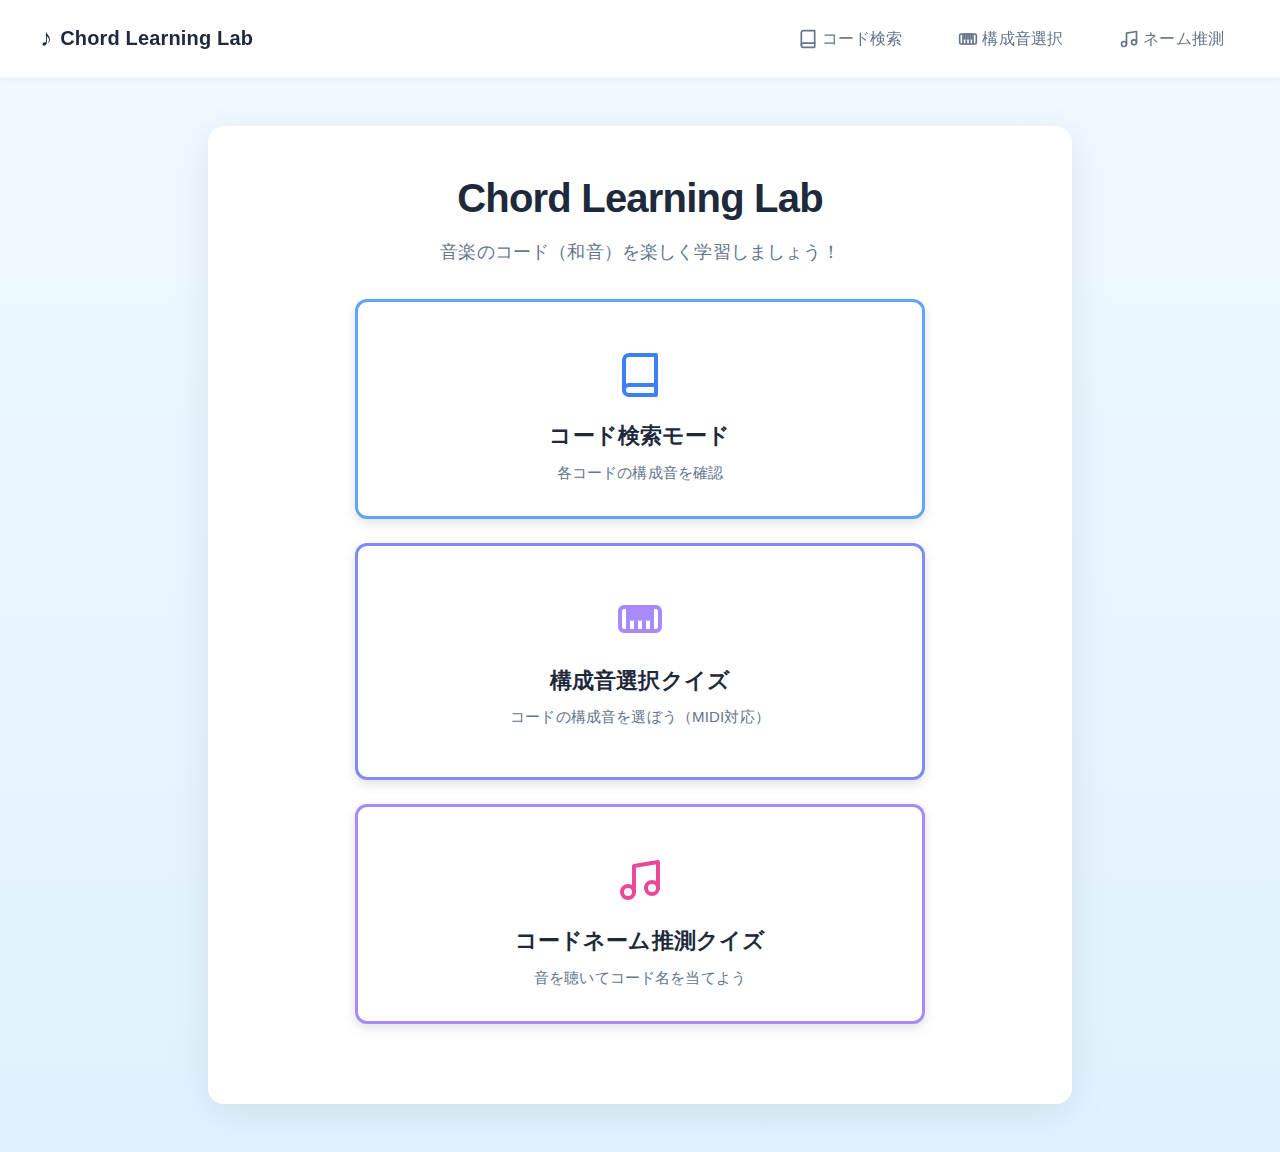
<file: index.html>
<!DOCTYPE html>
<html lang="ja">

<head>
  <meta charset="UTF-8" />
  <meta name="viewport" content="width=device-width, initial-scale=1.0" />
  <title>Chord Learning Lab</title>
  <meta name="description" content="音楽のコード（和音）を学習できるWebアプリ。インタラクティブなクイズで楽しく学べます。">
  
  <!-- ファビコン -->
  <link rel="icon" type="image/svg+xml" href="favicon.svg">
  <link rel="icon" type="image/png" sizes="32x32" href="favicon-32x32.png">
  <link rel="icon" type="image/png" sizes="16x16" href="favicon-16x16.png">
  <link rel="apple-touch-icon" sizes="180x180" href="apple-touch-icon.png">
  <meta name="theme-color" content="#3B82F6">
  
  <link rel="stylesheet" href="css/design-system.css" />
  <link rel="stylesheet" href="css/header.css" />
  <link rel="stylesheet" href="css/icons.css" />
  <link rel="stylesheet" href="css/common.css" />
  <link rel="stylesheet" href="css/index.css" />
</head>

<body>
  <!-- SVGアイコンスプライトを読み込み -->
  <div style="display: none;">
    <svg xmlns="http://www.w3.org/2000/svg">
      <!-- 本アイコン（ヘッダー学習用） -->
      <symbol id="icon-book" viewBox="0 0 24 24" fill="none" stroke="currentColor" stroke-width="2" stroke-linecap="round" stroke-linejoin="round">
        <path d="M4 19.5A2.5 2.5 0 0 1 6.5 17H20"></path>
        <path d="M6.5 2H20v20H6.5A2.5 2.5 0 0 1 4 19.5v-15A2.5 2.5 0 0 1 6.5 2z"></path>
      </symbol>

      <!-- 音波アイコン（ヘッダー名前クイズ用） -->
      <symbol id="icon-music" viewBox="0 0 24 24" fill="none" stroke="currentColor" stroke-width="2" stroke-linecap="round" stroke-linejoin="round">
        <path d="M9 18V5l12-2v13"></path>
        <circle cx="6" cy="18" r="3"></circle>
        <circle cx="18" cy="16" r="3"></circle>
      </symbol>

      <!-- 鍵盤アイコン（ヘッダー構成音クイズ用） -->
      <symbol id="icon-keyboard" viewBox="0 0 24 24" fill="none" stroke="currentColor" stroke-width="2" stroke-linecap="round" stroke-linejoin="round">
        <rect x="2" y="6" width="20" height="12" rx="2"></rect>
        <line x1="6" y1="6" x2="6" y2="18"></line>
        <line x1="10" y1="6" x2="10" y2="18"></line>
        <line x1="14" y1="6" x2="14" y2="18"></line>
        <line x1="18" y1="6" x2="18" y2="18"></line>
        <line x1="8" y1="6" x2="8" y2="12"></line>
        <line x1="12" y1="6" x2="12" y2="12"></line>
        <line x1="16" y1="6" x2="16" y2="12"></line>
      </symbol>

      <!-- チェックマーク（正解用） -->
      <symbol id="icon-check" viewBox="0 0 24 24" fill="none" stroke="currentColor" stroke-width="3" stroke-linecap="round" stroke-linejoin="round">
        <polyline points="20 6 9 17 4 12"></polyline>
      </symbol>

      <!-- バツマーク（不正解用） -->
      <symbol id="icon-x" viewBox="0 0 24 24" fill="none" stroke="currentColor" stroke-width="3" stroke-linecap="round" stroke-linejoin="round">
        <line x1="18" y1="6" x2="6" y2="18"></line>
        <line x1="6" y1="6" x2="18" y2="18"></line>
      </symbol>

      <!-- スピーカーアイコン（音量用） -->
      <symbol id="icon-volume" viewBox="0 0 24 24" fill="none" stroke="currentColor" stroke-width="2" stroke-linecap="round" stroke-linejoin="round">
        <polygon points="11 5 6 9 2 9 2 15 6 15 11 19 11 5"></polygon>
        <path d="M15.54 8.46a5 5 0 0 1 0 7.07"></path>
        <path d="M19.07 4.93a10 10 0 0 1 0 14.14"></path>
      </symbol>

      <!-- 時計アイコン（タイマー用） -->
      <symbol id="icon-clock" viewBox="0 0 24 24" fill="none" stroke="currentColor" stroke-width="2" stroke-linecap="round" stroke-linejoin="round">
        <circle cx="12" cy="12" r="10"></circle>
        <polyline points="12 6 12 12 16 14"></polyline>
      </symbol>

      <!-- リセットアイコン（回転矢印） -->
      <symbol id="icon-refresh" viewBox="0 0 24 24" fill="none" stroke="currentColor" stroke-width="2" stroke-linecap="round" stroke-linejoin="round">
        <polyline points="23 4 23 10 17 10"></polyline>
        <polyline points="1 20 1 14 7 14"></polyline>
        <path d="M3.51 9a9 9 0 0 1 14.85-3.36L23 10M1 14l4.64 4.36A9 9 0 0 0 20.49 15"></path>
      </symbol>
    </svg>
  </div>
  
  <!-- 共通ヘッダー -->
  <header class="app-header">
    <div class="header-container">
      <a href="index.html" class="app-logo">
        <span class="logo-icon">♪</span>
        <span class="logo-text">Chord Learning Lab</span>
      </a>
      
      <nav class="header-nav">
        <a href="learn.html" class="nav-link">
          <span class="nav-icon">
            <svg class="icon"><use href="#icon-book"></use></svg>
          </span>
          <span class="nav-text">コード検索</span>
        </a>
        <a href="quiz-notes.html" class="nav-link">
          <span class="nav-icon">
            <svg class="icon"><use href="#icon-keyboard"></use></svg>
          </span>
          <span class="nav-text">構成音選択</span>
        </a>
        <a href="quiz-name.html" class="nav-link">
          <span class="nav-icon">
            <svg class="icon"><use href="#icon-music"></use></svg>
          </span>
          <span class="nav-text">ネーム推測</span>
        </a>
      </nav>
    </div>
  </header>

  <div class="app-container-wrapper">
    <div class="app-container">
      <h1>Chord Learning Lab</h1>
      <p class="app-description">音楽のコード（和音）を楽しく学習しましょう！</p>

      <div class="menu">
        <a href="learn.html" class="menu-card learn">
          <span class="menu-icon">
            <svg class="icon icon-learn"><use href="#icon-book"></use></svg>
          </span>
          <span class="menu-title">コード検索モード</span>
          <span class="menu-desc">各コードの構成音を確認</span>
        </a>
        <a href="quiz-notes.html" class="menu-card quiz-notes">
          <span class="menu-icon">
            <svg class="icon icon-quiz-notes"><use href="#icon-keyboard"></use></svg>
          </span>
          <span class="menu-title">構成音選択クイズ</span>
          <span class="menu-desc">コードの構成音を選ぼう（MIDI対応）</span>
          <span id="home-midi-status" class="home-midi-status"></span>
        </a>
        <a href="quiz-name.html" class="menu-card quiz-name">
          <span class="menu-icon">
            <svg class="icon icon-quiz-name"><use href="#icon-music"></use></svg>
          </span>
          <span class="menu-title">コードネーム推測クイズ</span>
          <span class="menu-desc">音を聴いてコード名を当てよう</span>
        </a>
      </div>
    </div>
  </div>

  <script>
    // 現在のページのナビリンクをアクティブにする
    document.addEventListener('DOMContentLoaded', () => {
      const currentPage = window.location.pathname.split('/').pop() || 'index.html';
      const navLinks = document.querySelectorAll('.nav-link');
      
      navLinks.forEach(link => {
        const href = link.getAttribute('href');
        if (href === currentPage) {
          link.classList.add('active');
        }
      });

      // MIDI接続状態をチェック
      checkMidiStatus();
    });

    // MIDI接続状態をチェックして表示
    async function checkMidiStatus() {
      const statusElement = document.getElementById('home-midi-status');
      
      if (!statusElement) return;

      // Web MIDI APIがサポートされているかチェック
      if (!navigator.requestMIDIAccess) {
        statusElement.textContent = '';
        return;
      }

      try {
        const midiAccess = await navigator.requestMIDIAccess();
        const hasDevices = midiAccess.inputs.size > 0;
        
        if (hasDevices) {
          statusElement.textContent = 'キーボード接続済み';
          statusElement.className = 'home-midi-status connected';
        } else {
          statusElement.textContent = 'キーボード接続可能';
          statusElement.className = 'home-midi-status disconnected';
        }

        // デバイスの接続・切断を監視
        midiAccess.onstatechange = () => {
          const nowHasDevices = midiAccess.inputs.size > 0;
          if (nowHasDevices) {
            statusElement.textContent = 'キーボード接続済み';
            statusElement.className = 'home-midi-status connected';
          } else {
            statusElement.textContent = 'キーボード接続可能';
            statusElement.className = 'home-midi-status disconnected';
          }
        };
      } catch (error) {
        // MIDI アクセスが拒否された場合
        statusElement.textContent = '';
      }
    }
  </script>
</body>

</html>
</file>
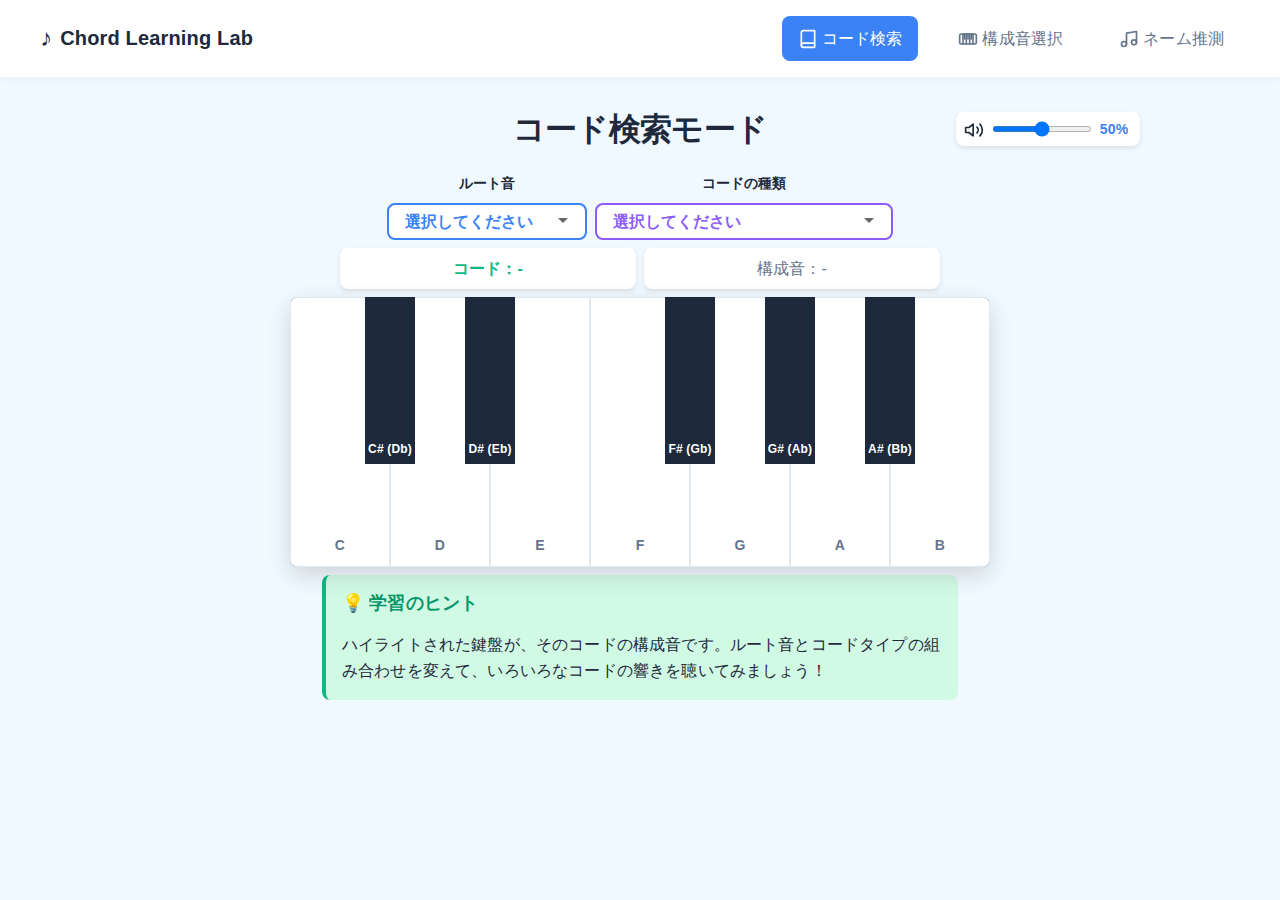
<file: learn.html>
<!DOCTYPE html>
<html lang="ja">

<head>
  <meta charset="UTF-8" />
  <meta name="viewport" content="width=device-width, initial-scale=1.0" />
  <title>コード検索モード - Chord Learning Lab</title>
  <meta name="description" content="音楽のコード構成音を視覚的に確認しながら学習できます。">
  
  <!-- ファビコン -->
  <link rel="icon" type="image/svg+xml" href="favicon.svg">
  <link rel="icon" type="image/png" sizes="32x32" href="favicon-32x32.png">
  <link rel="icon" type="image/png" sizes="16x16" href="favicon-16x16.png">
  <link rel="apple-touch-icon" sizes="180x180" href="apple-touch-icon.png">
  <meta name="theme-color" content="#3B82F6">
  
  <link rel="stylesheet" href="css/design-system.css" />
  <link rel="stylesheet" href="css/header.css" />
  <link rel="stylesheet" href="css/icons.css" />
  <link rel="stylesheet" href="css/common.css" />
  <link rel="stylesheet" href="css/learn.css" />
  <script type="module" src="js/learn.js"></script>
</head>

<body>
  <!-- SVGアイコンスプライトを読み込み -->
  <div style="display: none;">
    <svg xmlns="http://www.w3.org/2000/svg">
      <symbol id="icon-book" viewBox="0 0 24 24" fill="none" stroke="currentColor" stroke-width="2" stroke-linecap="round" stroke-linejoin="round">
        <path d="M4 19.5A2.5 2.5 0 0 1 6.5 17H20"></path>
        <path d="M6.5 2H20v20H6.5A2.5 2.5 0 0 1 4 19.5v-15A2.5 2.5 0 0 1 6.5 2z"></path>
      </symbol>
      <symbol id="icon-music" viewBox="0 0 24 24" fill="none" stroke="currentColor" stroke-width="2" stroke-linecap="round" stroke-linejoin="round">
        <path d="M9 18V5l12-2v13"></path>
        <circle cx="6" cy="18" r="3"></circle>
        <circle cx="18" cy="16" r="3"></circle>
      </symbol>
      <symbol id="icon-keyboard" viewBox="0 0 24 24" fill="none" stroke="currentColor" stroke-width="2" stroke-linecap="round" stroke-linejoin="round">
        <rect x="2" y="6" width="20" height="12" rx="2"></rect>
        <line x1="6" y1="6" x2="6" y2="18"></line>
        <line x1="10" y1="6" x2="10" y2="18"></line>
        <line x1="14" y1="6" x2="14" y2="18"></line>
        <line x1="18" y1="6" x2="18" y2="18"></line>
        <line x1="8" y1="6" x2="8" y2="12"></line>
        <line x1="12" y1="6" x2="12" y2="12"></line>
        <line x1="16" y1="6" x2="16" y2="12"></line>
      </symbol>
      <symbol id="icon-volume" viewBox="0 0 24 24" fill="none" stroke="currentColor" stroke-width="2" stroke-linecap="round" stroke-linejoin="round">
        <polygon points="11 5 6 9 2 9 2 15 6 15 11 19 11 5"></polygon>
        <path d="M15.54 8.46a5 5 0 0 1 0 7.07"></path>
        <path d="M19.07 4.93a10 10 0 0 1 0 14.14"></path>
      </symbol>
    </svg>
  </div>

  <!-- 共通ヘッダー -->
  <header class="app-header">
    <div class="header-container">
      <a href="index.html" class="app-logo">
        <span class="logo-icon">♪</span>
        <span class="logo-text">Chord Learning Lab</span>
      </a>
      
      <nav class="header-nav">
        <a href="learn.html" class="nav-link">
          <span class="nav-icon">
            <svg class="icon"><use href="#icon-book"></use></svg>
          </span>
          <span class="nav-text">コード検索</span>
        </a>
        <a href="quiz-notes.html" class="nav-link">
          <span class="nav-icon">
            <svg class="icon"><use href="#icon-keyboard"></use></svg>
          </span>
          <span class="nav-text">構成音選択</span>
        </a>
        <a href="quiz-name.html" class="nav-link">
          <span class="nav-icon">
            <svg class="icon"><use href="#icon-music"></use></svg>
          </span>
          <span class="nav-text">ネーム推測</span>
        </a>
      </nav>
    </div>
  </header>

  <main class="main">
    <div class="title-with-volume">
      <h1>コード検索モード</h1>
      
      <!-- 音量調整エリア -->
      <div class="volume-control">
        <label for="volume-slider">
          <svg class="icon icon-inline"><use href="#icon-volume"></use></svg>
        </label>
        <input type="range" id="volume-slider" min="0" max="100" value="50" step="1">
        <span class="volume-display" id="volume-display">50%</span>
      </div>
    </div>

    <!-- コード選択エリア -->
    <div id="chord-selectors">
      <!-- JavaScriptで動的に生成 -->
    </div>

    <!-- コード情報表示（横並び） -->
    <div class="chord-info-container">
      <p id="chord-name">コード：-</p>
      <p id="chord-notes">構成音：-</p>
    </div>

    <!-- 鍵盤表示 -->
    <div id="keyboard"></div>

    <!-- 学習のヒント -->
    <div class="learning-tips">
      <h3>💡 学習のヒント</h3>
      <p>ハイライトされた鍵盤が、そのコードの構成音です。ルート音とコードタイプの組み合わせを変えて、いろいろなコードの響きを聴いてみましょう！</p>
    </div>
  </main>

  <script>
    // 現在のページのナビリンクをアクティブにする
    document.addEventListener('DOMContentLoaded', () => {
      const currentPage = window.location.pathname.split('/').pop() || 'index.html';
      const navLinks = document.querySelectorAll('.nav-link');
      
      navLinks.forEach(link => {
        const href = link.getAttribute('href');
        if (href === currentPage) {
          link.classList.add('active');
        }
      });
    });
  </script>
</body>

</html>
</file>
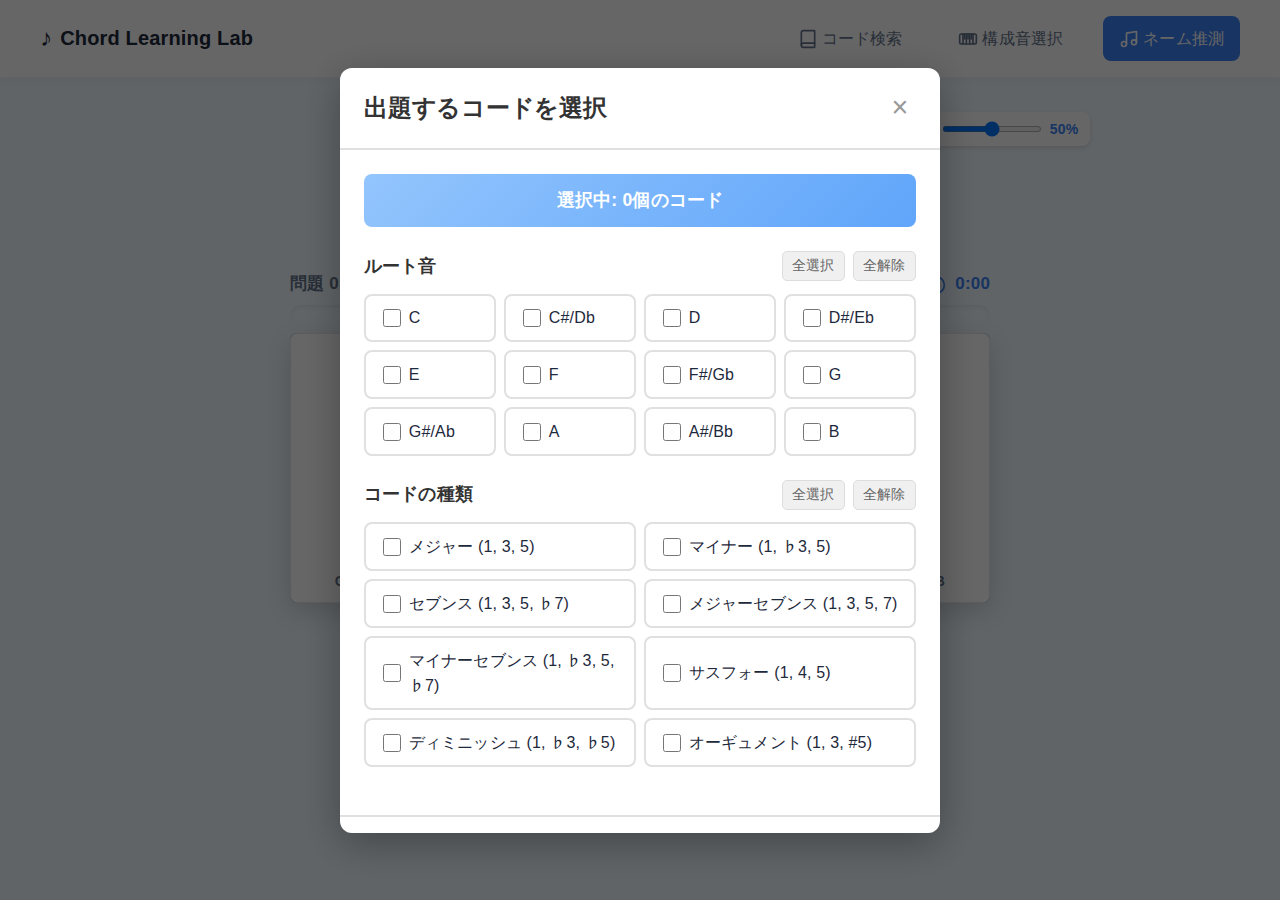
<file: quiz-name.html>
<!DOCTYPE html>
<html lang="ja">

<head>
  <meta charset="UTF-8" />
  <meta name="viewport" content="width=device-width, initial-scale=1.0" />
  <title>コードネーム推測クイズ - Chord Learning Lab</title>
  <meta name="description" content="音を聴いてコード名を当てるクイズに挑戦しましょう。">
  
  <!-- ファビコン -->
  <link rel="icon" type="image/svg+xml" href="favicon.svg">
  <link rel="icon" type="image/png" sizes="32x32" href="favicon-32x32.png">
  <link rel="icon" type="image/png" sizes="16x16" href="favicon-16x16.png">
  <link rel="apple-touch-icon" sizes="180x180" href="apple-touch-icon.png">
  <meta name="theme-color" content="#3B82F6">
  
  <link rel="stylesheet" href="css/design-system.css" />
  <link rel="stylesheet" href="css/header.css" />
  <link rel="stylesheet" href="css/icons.css" />
  <link rel="stylesheet" href="css/common.css" />
  <link rel="stylesheet" href="css/modal.css" />
  <link rel="stylesheet" href="css/quiz-name.css" />
  <script type="module" src="js/quiz-name.js"></script>
</head>

<body>
  <!-- SVGアイコンスプライトを読み込み -->
  <div style="display: none;">
    <svg xmlns="http://www.w3.org/2000/svg">
      <symbol id="icon-book" viewBox="0 0 24 24" fill="none" stroke="currentColor" stroke-width="2" stroke-linecap="round" stroke-linejoin="round">
        <path d="M4 19.5A2.5 2.5 0 0 1 6.5 17H20"></path>
        <path d="M6.5 2H20v20H6.5A2.5 2.5 0 0 1 4 19.5v-15A2.5 2.5 0 0 1 6.5 2z"></path>
      </symbol>
      <symbol id="icon-music" viewBox="0 0 24 24" fill="none" stroke="currentColor" stroke-width="2" stroke-linecap="round" stroke-linejoin="round">
        <path d="M9 18V5l12-2v13"></path>
        <circle cx="6" cy="18" r="3"></circle>
        <circle cx="18" cy="16" r="3"></circle>
      </symbol>
      <symbol id="icon-keyboard" viewBox="0 0 24 24" fill="none" stroke="currentColor" stroke-width="2" stroke-linecap="round" stroke-linejoin="round">
        <rect x="2" y="6" width="20" height="12" rx="2"></rect>
        <line x1="6" y1="6" x2="6" y2="18"></line>
        <line x1="10" y1="6" x2="10" y2="18"></line>
        <line x1="14" y1="6" x2="14" y2="18"></line>
        <line x1="18" y1="6" x2="18" y2="18"></line>
        <line x1="8" y1="6" x2="8" y2="12"></line>
        <line x1="12" y1="6" x2="12" y2="12"></line>
        <line x1="16" y1="6" x2="16" y2="12"></line>
      </symbol>
      <symbol id="icon-check" viewBox="0 0 24 24" fill="none" stroke="currentColor" stroke-width="3" stroke-linecap="round" stroke-linejoin="round">
        <polyline points="20 6 9 17 4 12"></polyline>
      </symbol>
      <symbol id="icon-x" viewBox="0 0 24 24" fill="none" stroke="currentColor" stroke-width="3" stroke-linecap="round" stroke-linejoin="round">
        <line x1="18" y1="6" x2="6" y2="18"></line>
        <line x1="6" y1="6" x2="18" y2="18"></line>
      </symbol>
      <symbol id="icon-volume" viewBox="0 0 24 24" fill="none" stroke="currentColor" stroke-width="2" stroke-linecap="round" stroke-linejoin="round">
        <polygon points="11 5 6 9 2 9 2 15 6 15 11 19 11 5"></polygon>
        <path d="M15.54 8.46a5 5 0 0 1 0 7.07"></path>
        <path d="M19.07 4.93a10 10 0 0 1 0 14.14"></path>
      </symbol>
      <symbol id="icon-clock" viewBox="0 0 24 24" fill="none" stroke="currentColor" stroke-width="2" stroke-linecap="round" stroke-linejoin="round">
        <circle cx="12" cy="12" r="10"></circle>
        <polyline points="12 6 12 12 16 14"></polyline>
      </symbol>
    </svg>
  </div>

  <!-- 共通ヘッダー -->
  <header class="app-header">
    <div class="header-container">
      <a href="index.html" class="app-logo">
        <span class="logo-icon">♪</span>
        <span class="logo-text">Chord Learning Lab</span>
      </a>
      
      <nav class="header-nav">
        <a href="learn.html" class="nav-link">
          <span class="nav-icon">
            <svg class="icon"><use href="#icon-book"></use></svg>
          </span>
          <span class="nav-text">コード検索</span>
        </a>
        <a href="quiz-notes.html" class="nav-link">
          <span class="nav-icon">
            <svg class="icon"><use href="#icon-keyboard"></use></svg>
          </span>
          <span class="nav-text">構成音選択</span>
        </a>
        <a href="quiz-name.html" class="nav-link">
          <span class="nav-icon">
            <svg class="icon"><use href="#icon-music"></use></svg>
          </span>
          <span class="nav-text">ネーム推測</span>
        </a>
      </nav>
    </div>
  </header>

  <!-- メインコンテンツ -->
  <main class="main">
    <div class="title-with-volume">
      <h1>コードネーム推測クイズ</h1>
      
      <!-- 音量調整エリア -->
      <div class="volume-control">
        <label for="volume-slider">
          <svg class="icon icon-inline"><use href="#icon-volume"></use></svg>
        </label>
        <input type="range" id="volume-slider" min="0" max="100" value="50" step="1">
        <span class="volume-display" id="volume-display">50%</span>
      </div>
    </div>

    <!-- モーダルボタンエリア -->
    <div id="modal-button-container"></div>

    <!-- 進捗バーと経過時間 -->
    <div class="progress-bar-container">
      <div class="progress-header">
        <div class="progress-text" id="progress-text">問題 0 / 15</div>
        <div class="timer-display">
          <svg class="icon icon-inline"><use href="#icon-clock"></use></svg>
          <span id="timer">0:00</span>
        </div>
      </div>
      <div class="progress-bar">
        <div class="progress-bar-fill" id="progress-bar-fill"></div>
      </div>
    </div>

    <div id="keyboard"></div>
    
    <div class="choices" id="choices">
      <!-- JavaScriptで動的に生成 -->
    </div>
    
    <p id="result">コードを選択してクイズを開始してください</p>
    
    <div class="nav">
      <button id="next" disabled>次の問題へ</button>
      <button id="replay" disabled>もう一度聴く</button>
    </div>
  </main>

  <script>
    // 現在のページのナビリンクをアクティブにする
    document.addEventListener('DOMContentLoaded', () => {
      const currentPage = window.location.pathname.split('/').pop() || 'index.html';
      const navLinks = document.querySelectorAll('.nav-link');
      
      navLinks.forEach(link => {
        const href = link.getAttribute('href');
        if (href === currentPage) {
          link.classList.add('active');
        }
      });
    });
  </script>
</body>

</html>
</file>
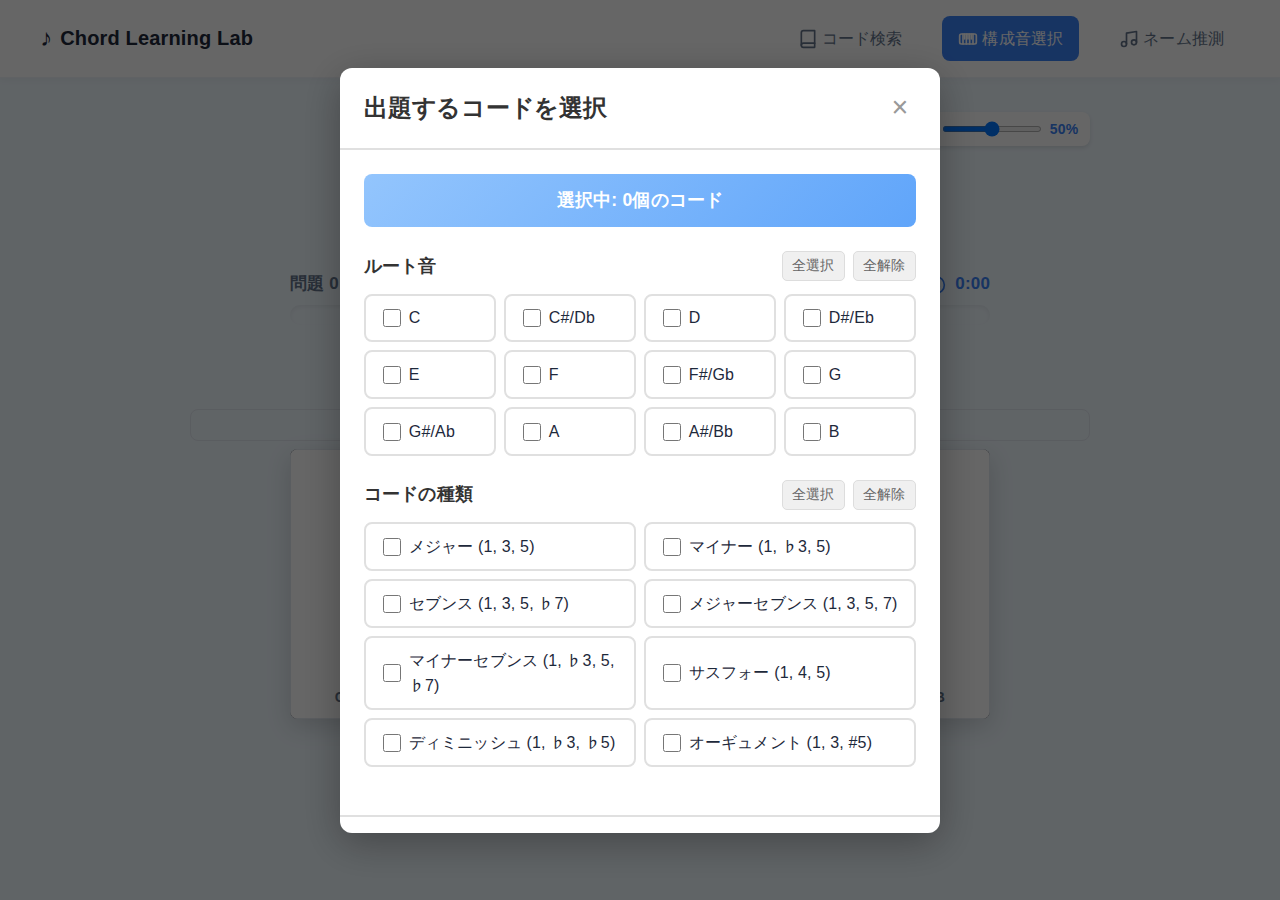
<file: quiz-notes.html>
<!DOCTYPE html>
<html lang="ja">

<head>
  <meta charset="UTF-8" />
  <meta name="viewport" content="width=device-width, initial-scale=1.0" />
  <title>構成音選択クイズ - Chord Learning Lab</title>
  <meta name="description" content="コードの構成音を選択するクイズに挑戦しましょう。MIDI接続にも対応しています。">
  
  <!-- ファビコン -->
  <link rel="icon" type="image/svg+xml" href="favicon.svg">
  <link rel="icon" type="image/png" sizes="32x32" href="favicon-32x32.png">
  <link rel="icon" type="image/png" sizes="16x16" href="favicon-16x16.png">
  <link rel="apple-touch-icon" sizes="180x180" href="apple-touch-icon.png">
  <meta name="theme-color" content="#3B82F6">
  
  <link rel="stylesheet" href="css/design-system.css" />
  <link rel="stylesheet" href="css/header.css" />
  <link rel="stylesheet" href="css/icons.css" />
  <link rel="stylesheet" href="css/common.css" />
  <link rel="stylesheet" href="css/modal.css" />
  <link rel="stylesheet" href="css/quiz-notes.css" />
  <script type="module" src="js/quiz-notes.js"></script>
</head>

<body>
  <!-- SVGアイコンスプライトを読み込み -->
  <div style="display: none;">
    <svg xmlns="http://www.w3.org/2000/svg">
      <symbol id="icon-book" viewBox="0 0 24 24" fill="none" stroke="currentColor" stroke-width="2" stroke-linecap="round" stroke-linejoin="round">
        <path d="M4 19.5A2.5 2.5 0 0 1 6.5 17H20"></path>
        <path d="M6.5 2H20v20H6.5A2.5 2.5 0 0 1 4 19.5v-15A2.5 2.5 0 0 1 6.5 2z"></path>
      </symbol>
      <symbol id="icon-music" viewBox="0 0 24 24" fill="none" stroke="currentColor" stroke-width="2" stroke-linecap="round" stroke-linejoin="round">
        <path d="M9 18V5l12-2v13"></path>
        <circle cx="6" cy="18" r="3"></circle>
        <circle cx="18" cy="16" r="3"></circle>
      </symbol>
      <symbol id="icon-keyboard" viewBox="0 0 24 24" fill="none" stroke="currentColor" stroke-width="2" stroke-linecap="round" stroke-linejoin="round">
        <rect x="2" y="6" width="20" height="12" rx="2"></rect>
        <line x1="6" y1="6" x2="6" y2="18"></line>
        <line x1="10" y1="6" x2="10" y2="18"></line>
        <line x1="14" y1="6" x2="14" y2="18"></line>
        <line x1="18" y1="6" x2="18" y2="18"></line>
        <line x1="8" y1="6" x2="8" y2="12"></line>
        <line x1="12" y1="6" x2="12" y2="12"></line>
        <line x1="16" y1="6" x2="16" y2="12"></line>
      </symbol>
      <symbol id="icon-check" viewBox="0 0 24 24" fill="none" stroke="currentColor" stroke-width="3" stroke-linecap="round" stroke-linejoin="round">
        <polyline points="20 6 9 17 4 12"></polyline>
      </symbol>
      <symbol id="icon-x" viewBox="0 0 24 24" fill="none" stroke="currentColor" stroke-width="3" stroke-linecap="round" stroke-linejoin="round">
        <line x1="18" y1="6" x2="6" y2="18"></line>
        <line x1="6" y1="6" x2="18" y2="18"></line>
      </symbol>
      <symbol id="icon-volume" viewBox="0 0 24 24" fill="none" stroke="currentColor" stroke-width="2" stroke-linecap="round" stroke-linejoin="round">
        <polygon points="11 5 6 9 2 9 2 15 6 15 11 19 11 5"></polygon>
        <path d="M15.54 8.46a5 5 0 0 1 0 7.07"></path>
        <path d="M19.07 4.93a10 10 0 0 1 0 14.14"></path>
      </symbol>
      <symbol id="icon-clock" viewBox="0 0 24 24" fill="none" stroke="currentColor" stroke-width="2" stroke-linecap="round" stroke-linejoin="round">
        <circle cx="12" cy="12" r="10"></circle>
        <polyline points="12 6 12 12 16 14"></polyline>
      </symbol>
      <symbol id="icon-refresh" viewBox="0 0 24 24" fill="none" stroke="currentColor" stroke-width="2" stroke-linecap="round" stroke-linejoin="round">
        <polyline points="23 4 23 10 17 10"></polyline>
        <polyline points="1 20 1 14 7 14"></polyline>
        <path d="M3.51 9a9 9 0 0 1 14.85-3.36L23 10M1 14l4.64 4.36A9 9 0 0 0 20.49 15"></path>
      </symbol>
    </svg>
  </div>

  <!-- 共通ヘッダー -->
  <header class="app-header">
    <div class="header-container">
      <a href="index.html" class="app-logo">
        <span class="logo-icon">♪</span>
        <span class="logo-text">Chord Learning Lab</span>
      </a>
      
      <nav class="header-nav">
        <a href="learn.html" class="nav-link">
          <span class="nav-icon">
            <svg class="icon"><use href="#icon-book"></use></svg>
          </span>
          <span class="nav-text">コード検索</span>
        </a>
        <a href="quiz-notes.html" class="nav-link">
          <span class="nav-icon">
            <svg class="icon"><use href="#icon-keyboard"></use></svg>
          </span>
          <span class="nav-text">構成音選択</span>
        </a>
        <a href="quiz-name.html" class="nav-link">
          <span class="nav-icon">
            <svg class="icon"><use href="#icon-music"></use></svg>
          </span>
          <span class="nav-text">ネーム推測</span>
        </a>
      </nav>
    </div>
  </header>

  <!-- メインコンテンツ -->
  <main class="main">
    <div class="title-with-volume">
      <h1>構成音選択クイズ</h1>
      
      <!-- 音量調整エリア -->
      <div class="volume-control">
        <label for="volume-slider">
          <svg class="icon icon-inline"><use href="#icon-volume"></use></svg>
        </label>
        <input type="range" id="volume-slider" min="0" max="100" value="50" step="1">
        <span class="volume-display" id="volume-display">50%</span>
      </div>
    </div>

    <!-- モーダルボタンエリア -->
    <div id="modal-button-container"></div>

    <!-- 進捗バーと経過時間 -->
    <div class="progress-bar-container">
      <div class="progress-header">
        <div class="progress-text" id="progress-text">問題 0 / 15</div>
        <div class="timer-display">
          <svg class="icon icon-inline"><use href="#icon-clock"></use></svg>
          <span id="timer">0:00</span>
        </div>
      </div>
      <div class="progress-bar">
        <div class="progress-bar-fill" id="progress-bar-fill"></div>
      </div>
    </div>

    <p>次のコードの構成音を選んでください：<strong id="chord-name">-</strong></p>
    <p id="selection-info" class="selection-info">選択中: <span id="selected-count">0</span>音</p>
    
    <!-- キーボード接続状態表示 -->
    <p id="midi-status" class="midi-status"></p>
    
    <div id="keyboard"></div>
    <p id="result">コードを選択してクイズを開始してください</p>
    
    <div class="nav">
      <button id="next" disabled>次の問題へ</button>
      <button id="reset" disabled>
        <svg class="icon icon-inline"><use href="#icon-refresh"></use></svg>
        選択をリセット
      </button>
    </div>
  </main>

  <script>
    // 現在のページのナビリンクをアクティブにする
    document.addEventListener('DOMContentLoaded', () => {
      const currentPage = window.location.pathname.split('/').pop() || 'index.html';
      const navLinks = document.querySelectorAll('.nav-link');
      
      navLinks.forEach(link => {
        const href = link.getAttribute('href');
        if (href === currentPage) {
          link.classList.add('active');
        }
      });
    });
  </script>
</body>

</html>
</file>
<file: css/design-system.css>
/* ==========================================
   デザインシステム - カラーパレット・余白・タイポグラフィ
   ========================================== */

:root {
  /* Primary - メインアクション（ブライトブルー） */
  --color-primary: #3B82F6;
  --color-primary-light: #93C5FD;
  --color-primary-dark: #2563EB;
  --color-primary-rgb: 59, 130, 246;

  /* Secondary - 補助アクション（パープル） */
  --color-secondary: #8B5CF6;
  --color-secondary-light: #C4B5FD;
  --color-secondary-dark: #7C3AED;
  --color-secondary-rgb: 139, 92, 246;

  /* Success - 正解・成功（エメラルド） */
  --color-success: #10B981;
  --color-success-light: #6EE7B7;
  --color-success-dark: #059669;
  --color-success-bg: #D1FAE5;

  /* Error - 不正解・エラー（ローズ） */
  --color-error: #F43F5E;
  --color-error-light: #FB7185;
  --color-error-dark: #E11D48;
  --color-error-bg: #FFE4E6;

  /* Warning - 警告（アンバー） */
  --color-warning: #F59E0B;
  --color-warning-light: #FCD34D;
  --color-warning-dark: #D97706;

  /* Neutral - テキスト・背景（クール） */
  --color-text-primary: #1E293B;
  --color-text-secondary: #64748B;
  --color-text-disabled: #94A3B8;
  --color-background: #F0F9FF;
  --color-surface: #FFFFFF;
  --color-border: #E2E8F0;
  --color-divider: #F1F5F9;

  /* Spacing - 8pxベースシステム */
  --space-xs: 0.25rem;
  /* 4px */
  --space-sm: 0.5rem;
  /* 8px */
  --space-md: 1rem;
  /* 16px */
  --space-lg: 1.5rem;
  /* 24px */
  --space-xl: 2rem;
  /* 32px */
  --space-2xl: 3rem;
  /* 48px */

  /* Border Radius */
  --radius-sm: 4px;
  --radius-md: 8px;
  --radius-lg: 12px;
  --radius-xl: 16px;
  --radius-full: 9999px;

  /* Shadow */
  --shadow-sm: 0 2px 4px rgba(0, 0, 0, 0.1);
  --shadow-md: 0 4px 12px rgba(0, 0, 0, 0.12);
  --shadow-lg: 0 8px 24px rgba(0, 0, 0, 0.15);
  --shadow-xl: 0 12px 32px rgba(0, 0, 0, 0.18);

  /* Transition */
  --transition-fast: 0.15s cubic-bezier(0.4, 0, 0.2, 1);
  --transition-base: 0.2s cubic-bezier(0.4, 0, 0.2, 1);
  --transition-slow: 0.3s cubic-bezier(0.4, 0, 0.2, 1);

  /* Z-index */
  --z-dropdown: 1000;
  --z-sticky: 1020;
  --z-fixed: 1030;
  --z-modal-backdrop: 1040;
  --z-modal: 1050;
  --z-popover: 1060;
  --z-tooltip: 1070;
}

/* ==========================================
   タイポグラフィシステム
   ========================================== */

body {
  font-family: -apple-system, BlinkMacSystemFont, 'Hiragino Sans', 'Hiragino Kaku Gothic ProN',
    'Yu Gothic Medium', 'Meiryo', sans-serif;
  font-size: 1rem;
  line-height: 1.6;
  letter-spacing: 0.01em;
  color: var(--color-text-primary);
  -webkit-font-smoothing: antialiased;
  -moz-osx-font-smoothing: grayscale;
}

h1 {
  font-size: 2rem;
  font-weight: 700;
  line-height: 1.2;
  letter-spacing: -0.02em;
  margin: 0 0 var(--space-lg) 0;
  color: var(--color-text-primary);
}

h2 {
  font-size: 1.5rem;
  font-weight: 600;
  line-height: 1.3;
  letter-spacing: -0.01em;
  margin: 0 0 var(--space-md) 0;
  color: var(--color-text-primary);
}

h3 {
  font-size: 1.25rem;
  font-weight: 600;
  line-height: 1.4;
  margin: 0 0 var(--space-md) 0;
  color: var(--color-text-primary);
}

p {
  margin: 0 0 var(--space-md) 0;
  line-height: 1.6;
}

small {
  font-size: 0.875rem;
  line-height: 1.5;
  color: var(--color-text-secondary);
}

/* ==========================================
   統一されたボタンシステム
   ========================================== */

.btn {
  display: inline-flex;
  align-items: center;
  justify-content: center;
  gap: var(--space-sm);
  padding: var(--space-sm) var(--space-lg);
  font-size: 1rem;
  font-weight: 600;
  line-height: 1.5;
  text-decoration: none;
  border: none;
  border-radius: var(--radius-md);
  cursor: pointer;
  transition: all var(--transition-base);
  white-space: nowrap;
  user-select: none;
}

.btn:disabled {
  opacity: 0.5;
  cursor: not-allowed;
  transform: none !important;
}

/* Primary Button */
.btn-primary {
  background: var(--color-primary);
  color: white;
  box-shadow: var(--shadow-sm);
}

.btn-primary:hover:not(:disabled) {
  background: var(--color-primary-dark);
  box-shadow: var(--shadow-md);
  transform: translateY(-1px);
}

.btn-primary:active:not(:disabled) {
  transform: translateY(0);
  box-shadow: var(--shadow-sm);
}

/* Secondary Button */
.btn-secondary {
  background: var(--color-secondary);
  color: white;
  box-shadow: var(--shadow-sm);
}

.btn-secondary:hover:not(:disabled) {
  background: var(--color-secondary-dark);
  box-shadow: var(--shadow-md);
  transform: translateY(-1px);
}

.btn-secondary:active:not(:disabled) {
  transform: translateY(0);
  box-shadow: var(--shadow-sm);
}

/* Success Button */
.btn-success {
  background: var(--color-success);
  color: white;
  box-shadow: var(--shadow-sm);
}

.btn-success:hover:not(:disabled) {
  background: var(--color-success-dark);
  box-shadow: var(--shadow-md);
  transform: translateY(-1px);
}

/* Warning Button */
.btn-warning {
  background: var(--color-warning);
  color: white;
  box-shadow: var(--shadow-sm);
}

.btn-warning:hover:not(:disabled) {
  background: var(--color-warning-dark);
  box-shadow: var(--shadow-md);
  transform: translateY(-1px);
}

/* Outline Button */
.btn-outline {
  background: transparent;
  color: var(--color-primary);
  border: 2px solid var(--color-primary);
  box-shadow: none;
}

.btn-outline:hover:not(:disabled) {
  background: var(--color-primary);
  color: white;
  transform: translateY(-1px);
}

/* Ghost Button */
.btn-ghost {
  background: transparent;
  color: var(--color-text-secondary);
  box-shadow: none;
}

.btn-ghost:hover:not(:disabled) {
  background: var(--color-background);
  color: var(--color-text-primary);
}

/* Link Button */
.btn-link {
  background: transparent;
  color: var(--color-primary);
  padding: var(--space-sm) var(--space-md);
  box-shadow: none;
}

.btn-link:hover:not(:disabled) {
  background: rgba(var(--color-primary-rgb), 0.08);
  text-decoration: underline;
}

/* Button Sizes */
.btn-sm {
  padding: 0.375rem var(--space-md);
  font-size: 0.875rem;
}

.btn-lg {
  padding: var(--space-md) var(--space-xl);
  font-size: 1.125rem;
}

/* ==========================================
   統一されたカードシステム
   ========================================== */

.card {
  background: var(--color-surface);
  border-radius: var(--radius-lg);
  padding: var(--space-lg);
  box-shadow: var(--shadow-sm);
  transition: box-shadow var(--transition-base), transform var(--transition-base);
}

.card:hover {
  box-shadow: var(--shadow-md);
}

.card-interactive {
  cursor: pointer;
}

.card-interactive:hover {
  box-shadow: var(--shadow-md);
  transform: translateY(-2px);
}

.card-interactive:active {
  transform: translateY(0);
}

.card-bordered {
  border: 1px solid var(--color-border);
  box-shadow: none;
}

.card-elevated {
  box-shadow: var(--shadow-md);
}

.card-header {
  margin-bottom: var(--space-md);
  padding-bottom: var(--space-md);
  border-bottom: 1px solid var(--color-divider);
}

.card-title {
  font-size: 1.25rem;
  font-weight: 600;
  margin: 0;
  color: var(--color-text-primary);
}

.card-body {
  margin-bottom: var(--space-md);
}

.card-footer {
  margin-top: var(--space-md);
  padding-top: var(--space-md);
  border-top: 1px solid var(--color-divider);
}

/* ==========================================
   統一されたフォームコントロール
   ========================================== */

.form-control {
  width: 100%;
  padding: var(--space-sm) var(--space-md);
  font-size: 1rem;
  font-weight: 500;
  line-height: 1.5;
  color: var(--color-text-primary);
  background: var(--color-surface);
  border: 2px solid var(--color-border);
  border-radius: var(--radius-md);
  transition: all var(--transition-base);
  appearance: none;
}

.form-control:hover:not(:disabled) {
  border-color: var(--color-primary);
}

.form-control:focus {
  outline: none;
  border-color: var(--color-primary);
  box-shadow: 0 0 0 3px rgba(var(--color-primary-rgb), 0.1);
}

.form-control:disabled {
  background: var(--color-background);
  color: var(--color-text-disabled);
  cursor: not-allowed;
}

.form-label {
  display: block;
  margin-bottom: var(--space-xs);
  font-size: 0.875rem;
  font-weight: 600;
  color: var(--color-text-primary);
}

/* ==========================================
   ユーティリティクラス
   ========================================== */

/* Spacing */
.mt-0 {
  margin-top: 0;
}

.mt-sm {
  margin-top: var(--space-sm);
}

.mt-md {
  margin-top: var(--space-md);
}

.mt-lg {
  margin-top: var(--space-lg);
}

.mt-xl {
  margin-top: var(--space-xl);
}

.mb-0 {
  margin-bottom: 0;
}

.mb-sm {
  margin-bottom: var(--space-sm);
}

.mb-md {
  margin-bottom: var(--space-md);
}

.mb-lg {
  margin-bottom: var(--space-lg);
}

.mb-xl {
  margin-bottom: var(--space-xl);
}

.p-0 {
  padding: 0;
}

.p-sm {
  padding: var(--space-sm);
}

.p-md {
  padding: var(--space-md);
}

.p-lg {
  padding: var(--space-lg);
}

.p-xl {
  padding: var(--space-xl);
}

/* Text */
.text-primary {
  color: var(--color-text-primary);
}

.text-secondary {
  color: var(--color-text-secondary);
}

.text-center {
  text-align: center;
}

.text-bold {
  font-weight: 600;
}

.text-sm {
  font-size: 0.875rem;
}

.text-lg {
  font-size: 1.125rem;
}

/* Flexbox */
.d-flex {
  display: flex;
}

.flex-column {
  flex-direction: column;
}

.flex-wrap {
  flex-wrap: wrap;
}

.align-center {
  align-items: center;
}

.justify-center {
  justify-content: center;
}

.gap-sm {
  gap: var(--space-sm);
}

.gap-md {
  gap: var(--space-md);
}

.gap-lg {
  gap: var(--space-lg);
}
</file>
<file: css/header.css>
/* ==========================================
   共通ヘッダーのスタイル
   ========================================== */

.app-header {
  background: var(--color-surface);
  border-bottom: 1px solid var(--color-divider);
  box-shadow: 0 2px 8px rgba(0, 0, 0, 0.04);
  position: sticky;
  top: 0;
  z-index: 100;
}

.header-container {
  max-width: 1200px;
  margin: 0 auto;
  padding: var(--space-md) var(--space-xl);
  display: flex;
  justify-content: space-between;
  align-items: center;
}

/* ロゴ */
.app-logo {
  display: flex;
  align-items: center;
  gap: var(--space-sm);
  text-decoration: none;
  color: var(--color-text-primary);
  font-weight: 700;
  font-size: 1.25rem;
  transition: color var(--transition-base);
}

.app-logo:hover {
  color: var(--color-primary);
}

.logo-icon {
  font-size: 1.5rem;
}

/* ナビゲーション */
.header-nav {
  display: flex;
  gap: var(--space-lg);
}

.nav-link {
  display: flex;
  align-items: center;
  gap: var(--space-xs);
  padding: var(--space-sm) var(--space-md);
  text-decoration: none;
  color: var(--color-text-secondary);
  font-weight: 500;
  border-radius: var(--radius-md);
  transition: all var(--transition-base);
}

.nav-link:hover {
  background: var(--color-background);
  color: var(--color-primary);
}

/* アクティブなページのスタイル */
.nav-link.active {
  background: var(--color-primary);
  color: white;
}

.nav-icon {
  font-size: 1.125rem;
}

/* レスポンシブ対応 */
@media (max-width: 768px) {
  .header-container {
    padding: var(--space-sm) var(--space-md);
  }
  
  .header-nav {
    gap: var(--space-sm);
  }
  
  .nav-link {
    padding: var(--space-xs) var(--space-sm);
    font-size: 0.875rem;
  }
  
  .nav-text {
    display: none;
  }
  
  .nav-icon {
    font-size: 1.25rem;
  }
}

@media (max-width: 480px) {
  .logo-text {
    display: none;
  }
}

/* スマホ横向け対応 */
@media (max-width: 768px) and (max-height: 500px) and (orientation: landscape) {
  .header-container {
    padding: var(--space-xs) var(--space-md);
  }
  
  .app-logo {
    font-size: 0.875rem;
  }
  
  .logo-icon {
    font-size: 1.125rem;
  }
  
  .header-nav {
    gap: var(--space-xs);
  }
  
  .nav-link {
    padding: var(--space-xs);
  }
  
  .nav-text {
    display: none;
  }
}

/* 高さに応じた段階的な調整 */
@media (max-height: 700px) {
  .header-container {
    padding: var(--space-sm) var(--space-lg);
  }
  
  .app-logo {
    font-size: 1.125rem;
  }
}

@media (max-height: 600px) {
  .header-container {
    padding: var(--space-xs) var(--space-md);
  }
  
  .app-logo {
    font-size: 1rem;
  }
  
  .logo-icon {
    font-size: 1.25rem;
  }
  
  .header-nav {
    gap: var(--space-sm);
  }
  
  .nav-link {
    padding: var(--space-xs) var(--space-sm);
  }
}

@media (max-height: 500px) {
  .header-container {
    padding: var(--space-xs) var(--space-sm);
  }
  
  .app-logo {
    font-size: 0.9375rem;
  }
  
  .logo-icon {
    font-size: 1.125rem;
  }
  
  .header-nav {
    gap: var(--space-xs);
  }
  
  .nav-link {
    padding: var(--space-xs);
  }
}

@media (max-height: 400px) {
  .app-logo {
    font-size: 0.875rem;
  }
  
  .logo-icon {
    font-size: 1rem;
  }
  
  .logo-text {
    display: none;
  }
  
  .nav-text {
    display: none;
  }
}
</file>
<file: css/icons.css>
/* ==========================================
   SVGアイコンのスタイル
   ========================================== */

.icon {
  display: inline-block;
  width: 1.5rem;
  height: 1.5rem;
  stroke-width: 2;
  stroke: currentColor;
  fill: none;
  vertical-align: middle;
}

/* サイズバリエーション */
.icon-sm {
  width: 1rem;
  height: 1rem;
}

.icon-md {
  width: 1.5rem;
  height: 1.5rem;
}

.icon-lg {
  width: 2rem;
  height: 2rem;
}

.icon-xl {
  width: 3rem;
  height: 3rem;
}

/* メニューカード用の大きいアイコン */
.menu-icon .icon {
  width: 3rem;
  height: 3rem;
  stroke-width: 1.5;
}

/* ヘッダーナビゲーション用 */
.nav-icon .icon {
  width: 1.25rem;
  height: 1.25rem;
}

/* アイコンのアニメーション */
.icon {
  transition: transform var(--transition-base);
}

.menu-card:hover .icon {
  transform: scale(1.1);
}

/* アイコンの色 */
.icon-learn {
  color: #3B82F6; /* ブライトブルー - 濃いブルーでコントラスト */
}

.icon-quiz-notes {
  color: #A78BFA; /* パステルパープル - 明るいパープルでアクセント */
}

.icon-quiz-name {
  color: #EC4899; /* ピンク - パンチを効かせる */
}

.icon-primary {
  color: var(--color-primary);
}

.icon-success {
  color: var(--color-success);
}

.icon-warning {
  color: var(--color-warning);
}

.icon-secondary {
  color: var(--color-secondary);
}

/* インラインアイコン（テキストと同じ行に表示） */
.icon-inline {
  width: 1.25rem;
  height: 1.25rem;
  vertical-align: middle;
  margin-right: 0.25rem;
}

/* 正解アイコン */
.icon-check {
  color: var(--color-success);
  stroke-width: 3;
}

/* 不正解アイコン */
.icon-x {
  color: var(--color-error);
  stroke-width: 3;
}
</file>
<file: css/common.css>
body {
  font-family: -apple-system, BlinkMacSystemFont, 'Hiragino Sans', 'Hiragino Kaku Gothic ProN', 
               'Yu Gothic Medium', 'Meiryo', sans-serif;
  margin: 0;
  padding: 0;
  background-color: var(--color-background);
  -webkit-font-smoothing: antialiased;
  -moz-osx-font-smoothing: grayscale;
  min-height: 100vh;
  transform-origin: top center;
}

/* タイトルと音量調整のレイアウト */
.title-with-volume {
  display: flex;
  align-items: center;
  justify-content: center;
  gap: var(--space-md);
  margin-bottom: var(--space-lg);
  position: relative;
}

.title-with-volume h1 {
  margin: 0;
}

.title-with-volume .volume-control {
  position: absolute;
  right: 0;
  margin: 0;
  padding: var(--space-xs) var(--space-sm);
  background: var(--color-surface);
  border-radius: var(--radius-md);
  box-shadow: var(--shadow-sm);
  display: flex;
  align-items: center;
  gap: var(--space-xs);
}

.title-with-volume .volume-control label {
  font-size: 1rem;
  margin: 0;
}

.title-with-volume .volume-control input[type="range"] {
  width: 100px;
  margin: 0;
}

.title-with-volume .volume-control .volume-display {
  font-size: 0.875rem;
  min-width: 36px;
}

.main {
  text-align: center;
  max-width: 900px;
  margin: 0 auto;
  padding: var(--space-lg) var(--space-xl);
}

/* 音量スライダーのつまみ部分 */
input[type="range"]::-webkit-slider-thumb {
  appearance: none;
  width: 18px;
  height: 18px;
  background: var(--color-primary);
  border-radius: 50%;
  cursor: pointer;
  transition: all var(--transition-base);
}

input[type="range"]::-webkit-slider-thumb:hover {
  background: var(--color-primary-dark);
  transform: scale(1.2);
}

input[type="range"]::-moz-range-thumb {
  width: 18px;
  height: 18px;
  background: var(--color-primary);
  border-radius: 50%;
  cursor: pointer;
  border: none;
  transition: all var(--transition-base);
}

input[type="range"]::-moz-range-thumb:hover {
  background: var(--color-primary-dark);
  transform: scale(1.2);
}

input[type="range"] {
  height: 6px;
  background: var(--color-border);
  border-radius: var(--radius-full);
  outline: none;
  cursor: pointer;
}

.volume-display {
  min-width: 50px;
  font-weight: 600;
  color: var(--color-primary);
}

#keyboard {
  position: relative;
  width: 100%;
  max-width: 700px;
  height: clamp(250px, 30vh, 400px);
  margin: var(--space-sm) auto;
  background: var(--color-text-primary);
  border-radius: var(--radius-md);
  overflow: hidden;
  box-shadow: var(--shadow-lg);
}

.white-key {
  position: absolute;
  top: 0;
  width: calc(100% / 7);
  height: clamp(250px, 30vh, 400px);
  background: var(--color-surface);
  border: 1px solid var(--color-border);
  z-index: 1;
  display: flex;
  justify-content: center;
  align-items: flex-end;
  font-size: 14px;
  font-weight: 600;
  color: var(--color-text-secondary);
  padding-bottom: 10px;
  box-sizing: border-box;
  user-select: none;
  transition: all var(--transition-fast);
}

.black-key {
  position: absolute;
  top: 0;
  width: calc(100% / 14);
  height: clamp(150px, 18vh, 240px);
  background: var(--color-text-primary);
  z-index: 2;
  display: flex;
  justify-content: center;
  align-items: flex-end;
  font-size: 12px;
  font-weight: 600;
  color: var(--color-surface);
  padding-bottom: 5px;
  transform: translateX(-50%);
  user-select: none;
  transition: all var(--transition-fast);
  opacity: 1;
}

.white-key.selected {
  background: var(--color-primary-light);
  animation: keyPulse 0.3s ease;
}

.black-key.selected {
  background: var(--color-primary-light);
  color: var(--color-text-primary);
  animation: keyPulseBlack 0.3s ease;
  z-index: 3;
}

.white-key.active {
  background: var(--color-primary-light);
  animation: keyPulse 0.3s ease;
}

.black-key.active {
  background: var(--color-primary-light);
  color: var(--color-text-primary);
  animation: keyPulseBlack 0.3s ease;
  z-index: 3;
}

@keyframes correctPulse {

  0%,
  100% {
    transform: scale(1);
  }

  50% {
    transform: scale(1.05);
  }
}

@keyframes shake {

  0%,
  100% {
    transform: translateX(0);
  }

  25% {
    transform: translateX(-5px);
  }

  75% {
    transform: translateX(5px);
  }
}

@keyframes keyPulse {
  0% {
    transform: scale(1);
  }

  50% {
    transform: scale(1.05);
  }

  100% {
    transform: scale(1);
  }
}

@keyframes keyPulseBlack {
  0% {
    transform: translateX(-50%) scale(1);
  }

  50% {
    transform: translateX(-50%) scale(1.05);
  }

  100% {
    transform: translateX(-50%) scale(1);
  }
}

.correct-animation {
  animation: correctPulse 0.5s ease;
}

.incorrect-animation {
  animation: shake 0.5s ease;
}

/*画面サイズへの配慮を強化 */
@media (max-width: 768px) {
  .main {
    padding: var(--space-md);
  }
  
  .title-with-volume {
    flex-direction: row;
    justify-content: space-between;
    align-items: center;
    gap: var(--space-sm);
    position: static;
  }
  
  .title-with-volume h1 {
    flex: 1;
    text-align: center;
  }
  
  .title-with-volume .volume-control {
    position: static;
  }
  
  .title-with-volume .volume-control input[type="range"] {
    width: 80px;
  }

  #keyboard {
    height: 200px;
    max-width: 100%;
  }

  .white-key {
    height: 200px;
    font-size: 12px;
  }

  .black-key {
    height: 120px;
    font-size: 10px;
  }
}

/* さらに小さい画面（スマートフォン）への対応 */
@media (max-width: 480px) {
  .main {
    padding: var(--space-sm);
  }
  
  .title-with-volume h1 {
    font-size: 1.375rem;
  }
  
  .title-with-volume .volume-control {
    padding: var(--space-xs);
  }
  
  .title-with-volume .volume-control input[type="range"] {
    width: 80px;
  }
  
  .title-with-volume .volume-control .volume-display {
    font-size: 0.75rem;
    min-width: 32px;
  }

  #keyboard {
    height: 150px;
  }

  .white-key {
    height: 150px;
    font-size: 10px;
    padding-bottom: 5px;
  }

  .black-key {
    height: 90px;
    font-size: 8px;
    padding-bottom: 3px;
  }

  /* 小さい画面でのボタンサイズ調整 */
  input[type="range"]::-webkit-slider-thumb {
    width: 16px;
    height: 16px;
  }

  input[type="range"]::-moz-range-thumb {
    width: 16px;
    height: 16px;
  }
}

/* アクセシビリティ向上 - 高コントラストモード対応 */
@media (prefers-contrast: high) {
  .white-key {
    border: 2px solid #000;
  }

  .black-key {
    border: 2px solid #fff;
  }

  .white-key.selected,
  .white-key.active {
    background: #64B5F6;
    border: 3px solid #000;
  }

  .black-key.selected,
  .black-key.active {
    background: #64B5F6;
    color: #000;
    border: 3px solid #000;
  }
}

/* ==========================================
   縦幅レスポンシブ - 包括的な対応
   ========================================== */

/* 高さに応じて鍵盤サイズを可変（全デバイス対応） */
@media (max-height: 800px) {
  #keyboard {
    height: clamp(220px, 38vh, 300px);
    margin: var(--space-md) auto;
  }
  
  .white-key {
    height: clamp(220px, 38vh, 300px);
  }
  
  .black-key {
    height: clamp(135px, 23vh, 180px);
  }
}

@media (max-height: 700px) {
  #keyboard {
    height: clamp(180px, 33vh, 240px);
    margin: var(--space-sm) auto;
  }
  
  .white-key {
    height: clamp(180px, 33vh, 240px);
    font-size: 12px;
  }
  
  .black-key {
    height: clamp(110px, 20vh, 145px);
    font-size: 10px;
  }
  
  .main {
    padding: var(--space-md);
  }
  
  /* 進捗バーを小さく */
  .progress-bar-container {
    margin: var(--space-sm) auto;
  }
  
  .progress-bar {
    height: 20px;
  }
}

@media (max-height: 600px) {
  #keyboard {
    height: clamp(140px, 30vh, 200px);
  }
  
  .white-key {
    height: clamp(140px, 30vh, 200px);
    font-size: 11px;
    padding-bottom: 5px;
  }
  
  .black-key {
    height: clamp(85px, 18vh, 120px);
    font-size: 9px;
    padding-bottom: 3px;
  }
  
  .main {
    padding: var(--space-sm);
  }
  
  /* 音量調整をコンパクトに */
  
  /* 進捗バーを更に小さく */
  .progress-bar {
    height: 18px;
  }
  
  .progress-text,
  .timer-display {
    font-size: 0.9375rem;
  }
}

/* コンパクトモード - 画面高さが非常に低い場合 */
@media (max-height: 500px) {
  #keyboard {
    height: clamp(120px, 27vh, 160px);
    margin: var(--space-xs) auto;
  }
  
  .white-key {
    height: clamp(120px, 27vh, 160px);
    font-size: 10px;
    padding-bottom: 4px;
  }
  
  .black-key {
    height: clamp(72px, 16vh, 96px);
    font-size: 8px;
    padding-bottom: 2px;
  }
  
  .main {
    padding: var(--space-xs) var(--space-sm);
  }
  
  h1 {
    font-size: 1.25rem;
    margin-bottom: var(--space-xs);
  }
  
  .title-with-volume {
    margin-bottom: var(--space-sm);
  }
  
  .title-with-volume h1 {
    font-size: 1.125rem;
  }
  
  .title-with-volume .volume-control {
    padding: 0.25rem 0.5rem;
  }
  
  .title-with-volume .volume-control label {
    font-size: 0.875rem;
  }
  
  .title-with-volume .volume-control input[type="range"] {
    width: 80px;
  }
  
  .title-with-volume .volume-control .volume-display {
    font-size: 0.75rem;
  }
  
  /* 重要度の低い要素を非表示 */
  .learning-tips {
    display: none;
  }
  
  .selection-info {
    display: none;
  }
  
  /* 進捗バーを最小化 */
  .progress-bar-container {
    margin: var(--space-xs) auto;
  }
  
  .progress-bar {
    height: 16px;
  }
  
  .progress-text,
  .timer-display {
    font-size: 0.875rem;
  }
  
  /* ボタンとナビゲーションを小さく */
  .nav {
    margin-top: var(--space-xs);
    gap: var(--space-xs);
  }
  
  .nav button {
    padding: var(--space-xs) var(--space-sm);
    font-size: 0.8125rem;
  }
  
  /* 結果表示を小さく */
  #result {
    font-size: 0.875rem;
    padding: var(--space-xs);
    min-height: 36px;
  }
}

/* 極端に低い画面 - 最小限の表示 */
@media (max-height: 400px) {
  #keyboard {
    height: clamp(80px, 22vh, 100px);
  }
  
  .white-key {
    height: clamp(80px, 22vh, 100px);
    font-size: 8px;
    padding-bottom: 3px;
  }
  
  .black-key {
    height: clamp(50px, 13vh, 60px);
    font-size: 7px;
    padding-bottom: 2px;
  }
  
  h1 {
    font-size: 1rem;
    margin-bottom: var(--space-xs);
  }
  
  .title-with-volume {
    flex-direction: row;
    gap: var(--space-xs);
    margin-bottom: var(--space-xs);
  }
  
  .title-with-volume h1 {
    font-size: 0.875rem;
  }
  
  .title-with-volume .volume-control {
    padding: 0.125rem 0.25rem;
  }
  
  .title-with-volume .volume-control label {
    font-size: 0.75rem;
  }
  
  .title-with-volume .volume-control input[type="range"] {
    width: 60px;
  }
  
  .title-with-volume .volume-control .volume-display {
    font-size: 0.625rem;
    min-width: 28px;
  }
  
  .progress-bar-container {
    margin: 0 auto var(--space-xs);
  }
  
  .progress-bar {
    height: 12px;
  }
  
  .progress-text,
  .timer-display {
    font-size: 0.75rem;
  }
}

/* スマホ横向け - 追加の最適化 */
@media (max-width: 768px) and (max-height: 500px) and (orientation: landscape) {
  /* 横向き特有の調整 */
  .main {
    padding: var(--space-xs) var(--space-sm);
  }
  
  .chord-info-container {
    flex-direction: row;
    gap: var(--space-xs);
  }
  
  #chord-name,
  #chord-notes {
    font-size: 0.8125rem;
    padding: var(--space-xs);
  }
}

/* タブレット横向け */
@media (min-width: 769px) and (max-height: 600px) and (orientation: landscape) {
  .learning-tips {
    display: none;
  }
  
  .main {
    padding: var(--space-md);
  }
}
</file>
<file: css/index.css>
/* ホームページのスタイル */

body {
  background: linear-gradient(180deg, #F0F9FF 0%, #E0F2FE 100%);
  min-height: 100vh;
  display: flex;
  flex-direction: column;
}

.app-container-wrapper {
  flex: 1;
  display: flex;
  align-items: center;
  justify-content: center;
  padding: var(--space-2xl);
  text-align: center;
}

.app-container {
  background: #ffffff;
  border-radius: var(--radius-xl);
  padding: var(--space-2xl) var(--space-xl);
  box-shadow: 0 10px 40px rgba(0, 0, 0, 0.08);
  max-width: 800px;
  width: 90%;
}

h1 {
  text-align: center;
  margin-bottom: var(--space-md);
  font-size: 2.5rem;
  font-weight: 700;
  color: var(--color-text-primary);
  letter-spacing: -0.02em;
}

.app-description {
  color: var(--color-text-secondary);
  margin-bottom: var(--space-xl);
  font-size: 1.125rem;
  line-height: 1.6;
}

.menu {
  display: flex;
  flex-direction: column;
  gap: var(--space-lg);
  align-items: center;
  margin-bottom: var(--space-xl);
}

.menu-card {
  display: flex;
  flex-direction: column;
  align-items: center;
  width: 100%;
  max-width: 500px;
  padding: var(--space-xl);
  background: var(--color-surface);
  color: var(--color-text-primary);
  text-decoration: none;
  border-radius: var(--radius-lg);
  box-shadow: var(--shadow-md);
  transition: all var(--transition-base);
  border: 3px solid transparent;
}

.menu-card.learn {
  border-color: #60A5FA; /* ライトブルー */
}

.menu-card.quiz-notes {
  border-color: #818CF8; /* インディゴ */
}

.menu-card.quiz-name {
  border-color: #A78BFA; /* パステルパープル */
}

.menu-icon {
  font-size: 3rem;
  margin-bottom: var(--space-sm);
}

.menu-title {
  font-size: 1.375rem;
  font-weight: 700;
  margin-bottom: var(--space-sm);
}

.menu-desc {
  font-size: 0.9375rem;
  color: var(--color-text-secondary);
  line-height: 1.5;
}

.menu-card:hover {
  transform: translateY(-4px);
  box-shadow: 0 12px 24px rgba(96, 165, 250, 0.25);
  background: var(--color-surface);
}

.menu-card.learn:hover {
  box-shadow: 0 12px 24px rgba(96, 165, 250, 0.3);
}

.menu-card.quiz-notes:hover {
  box-shadow: 0 12px 24px rgba(129, 140, 248, 0.3);
}

.menu-card.quiz-name:hover {
  box-shadow: 0 12px 24px rgba(167, 139, 250, 0.3);
}
  border-color: var(--color-primary);
}

.menu-card:hover .menu-icon {
  transform: scale(1.1);
  transition: transform var(--transition-base);
}

/* レスポンシブ対応 */
@media (max-width: 768px) {
  .app-container-wrapper {
    padding: var(--space-lg);
  }

  h1 {
    font-size: 2rem;
  }

  .app-container {
    padding: var(--space-xl) var(--space-lg);
  }

  .menu-card {
    padding: var(--space-lg);
  }

  .menu-icon {
    font-size: 2.5rem;
  }

  .menu-title {
    font-size: 1.125rem;
  }
}

/* 高さに応じた段階的な調整 */
@media (max-height: 700px) {
  .app-container-wrapper {
    padding: var(--space-lg);
  }
  
  h1 {
    font-size: 2rem;
  }
  
  .app-description {
    margin-bottom: var(--space-lg);
  }
  
  .menu {
    gap: var(--space-md);
  }

}

/* ホーム画面のMIDI接続状態表示 */
.home-midi-status {
  display: block;
  font-size: 0.75rem;
  padding: var(--space-xs) var(--space-sm);
  border-radius: var(--radius-md);
  text-align: center;
  margin-top: var(--space-sm);
  font-weight: 500;
}

.home-midi-status.connected {
  background: var(--color-success-bg);
  color: var(--color-success-dark);
  border: 1px solid var(--color-success);
}

.home-midi-status.disconnected {
  background: var(--color-background);
  color: var(--color-text-secondary);
  border: 1px solid var(--color-border);
}
</file>
<file: css/learn.css>
/* 学習モード専用スタイル */

.main {
  flex: 1;
  padding: var(--space-xl);
  text-align: center;
  max-width: 1000px;
  margin: 0 auto;
}

.mode-intro {
  background: linear-gradient(135deg, #e3f2fd 0%, #bbdefb 100%);
  border-left: 4px solid #4CAF50;
  padding: 1.5rem;
  border-radius: 8px;
  margin: 1rem auto 2rem;
  max-width: 700px;
  box-shadow: 0 2px 8px rgba(76, 175, 80, 0.2);
}

.mode-intro p {
  margin: 0.5rem 0;
  color: #1565c0;
  text-align: center;
  font-size: 1rem;
}

.mode-intro strong {
  color: #0d47a1;
}

/* セレクターコンテナ */
.selectors-container {
  display: flex;
  gap: var(--space-sm);
  justify-content: center;
  flex-wrap: wrap;
  margin: var(--space-sm) auto;
}

.selector-group {
  display: flex;
  flex-direction: column;
  gap: var(--space-sm);
  min-width: 200px;
}

.selector-label {
  font-size: 0.875rem;
  font-weight: 600;
  color: var(--color-text-primary);
}

.selector-select {
  padding: var(--space-sm) var(--space-md);
  font-size: 1rem;
  font-weight: 600;
  border: 2px solid var(--color-border);
  border-radius: var(--radius-md);
  background: var(--color-surface);
  cursor: pointer;
  transition: all var(--transition-base);
  appearance: none;
  background-image: url("data:image/svg+xml,%3Csvg xmlns='http://www.w3.org/2000/svg' width='12' height='12' viewBox='0 0 12 12'%3E%3Cpath fill='%23666' d='M6 8L1 3h10z'/%3E%3C/svg%3E");
  background-repeat: no-repeat;
  background-position: right var(--space-md) center;
  padding-right: 2.5rem;
}

.selector-select:hover {
  border-color: var(--color-primary);
}

.selector-select:focus {
  outline: none;
  border-color: var(--color-primary);
  box-shadow: 0 0 0 3px rgba(var(--color-primary-rgb), 0.1);
}

.root-select {
  border-color: var(--color-primary);
  color: var(--color-primary);
}

.root-select:focus {
  border-color: var(--color-primary);
  box-shadow: 0 0 0 3px rgba(var(--color-primary-rgb), 0.1);
}

.type-select {
  border-color: var(--color-secondary);
  color: var(--color-secondary);
}

.type-select:focus {
  border-color: var(--color-secondary);
  box-shadow: 0 0 0 3px rgba(var(--color-secondary-rgb), 0.1);
}

/* コード情報表示（横並び） */
.chord-info-container {
  display: flex;
  gap: var(--space-sm);
  justify-content: center;
  margin: var(--space-sm) auto;
  max-width: 600px;
  flex-wrap: wrap;
}

#chord-name,
#chord-notes {
  font-size: 1rem;
  margin: 0;
  padding: var(--space-sm) var(--space-md);
  border-radius: var(--radius-md);
  background: var(--color-surface);
  box-shadow: var(--shadow-sm);
  flex: 1;
  min-width: 200px;
}

#chord-name {
  font-weight: 600;
  color: var(--color-success);
}

#chord-notes {
  color: var(--color-text-secondary);
}

.learning-tips {
  background: var(--color-success-bg);
  border-left: 4px solid var(--color-success);
  padding: var(--space-md);
  margin: var(--space-sm) auto;
  border-radius: var(--radius-md);
  text-align: left;
  max-width: 600px;
}

.learning-tips h3 {
  margin-top: 0;
  color: var(--color-success-dark);
  font-size: 1.125rem;
  font-weight: 600;
}

.learning-tips p {
  margin: 0;
  color: var(--color-text-primary);
  line-height: 1.6;
}

/* レスポンシブ対応 */
@media (max-width: 768px) {
  .main {
    padding: var(--space-md);
  }

  .selectors-container {
    gap: var(--space-md);
  }

  .selector-group {
    min-width: 150px;
  }

  .selector-select {
    padding: var(--space-sm);
    font-size: 0.875rem;
    padding-right: 2rem;
  }

  #chord-name,
  #chord-notes {
    font-size: 0.875rem;
    padding: var(--space-xs) var(--space-sm);
    min-width: 150px;
  }
}

@media (max-width: 480px) {
  .selectors-container {
    flex-direction: column;
    align-items: center;
  }
  
  .selector-group {
    width: 100%;
    max-width: 250px;
  }
}
/* スマホ横向け対応 */
@media (max-width: 768px) and (max-height: 500px) and (orientation: landscape) {
  .main {
    padding: var(--space-sm);
  }
  
  h1 {
    font-size: 1.25rem;
    margin-bottom: var(--space-sm);
  }
  
  .volume-control {
    margin: var(--space-xs) 0;
    padding: var(--space-xs);
  }
  
  .selectors-container {
    gap: var(--space-sm);
    margin: var(--space-sm) 0;
  }
  
  .selector-group {
    min-width: 120px;
  }
  
  .selector-select {
    padding: var(--space-xs);
    font-size: 0.8125rem;
    padding-right: 1.5rem;
  }
  
  .chord-info-container {
    gap: var(--space-sm);
    margin: var(--space-sm) auto;
  }
  
  #chord-name,
  #chord-notes {
    font-size: 0.8125rem;
    padding: var(--space-xs);
    min-width: 120px;
  }
  
  .learning-tips {
    display: none;
  }
}

/* 高さに応じた段階的な調整 */
@media (max-height: 700px) {
  .main {
    padding: var(--space-md);
  }
  
  h1 {
    font-size: 1.5rem;
    margin-bottom: var(--space-sm);
  }
  
  .selectors-container {
    gap: var(--space-md);
  }
  
  .chord-info-container {
    margin: var(--space-sm) auto;
  }
}

@media (max-height: 600px) {
  .main {
    padding: var(--space-sm);
  }
  
  h1 {
    font-size: 1.375rem;
  }
  
  .volume-control {
    padding: var(--space-sm);
  }
  
  .selectors-container {
    gap: var(--space-sm);
    margin: var(--space-sm) auto;
  }
  
  #chord-name,
  #chord-notes {
    font-size: 0.9375rem;
  }
  
  .learning-tips {
    padding: var(--space-md);
  }
}

@media (max-height: 500px) {
  .main {
    padding: var(--space-xs) var(--space-sm);
  }
  
  h1 {
    font-size: 1.25rem;
    margin-bottom: var(--space-xs);
  }
  
  .volume-control {
    margin: var(--space-xs) 0;
    padding: var(--space-xs);
  }
  
  .selectors-container {
    gap: var(--space-xs);
    margin: var(--space-xs) 0;
  }
  
  .selector-group {
    min-width: 120px;
  }
  
  .selector-select {
    padding: var(--space-xs);
    font-size: 0.8125rem;
    padding-right: 1.5rem;
  }
  
  .chord-info-container {
    gap: var(--space-xs);
    margin: var(--space-xs) auto;
  }
  
  #chord-name,
  #chord-notes {
    font-size: 0.8125rem;
    padding: var(--space-xs);
    min-width: 120px;
  }
  
  .learning-tips {
    display: none;
  }
}

@media (max-height: 400px) {
  h1 {
    font-size: 1rem;
  }
  
  .volume-control {
    display: none;
  }
  
  .selector-select {
    font-size: 0.75rem;
  }
  
  #chord-name,
  #chord-notes {
    font-size: 0.75rem;
  }
}

/* スマホ横向け対応 - 追加の最適化 */
@media (max-width: 768px) and (max-height: 500px) and (orientation: landscape) {
  .main {
    padding: var(--space-xs) var(--space-sm);
  }
  
  h1 {
    font-size: 1.125rem;
  }
  
  .volume-control {
    gap: var(--space-xs);
  }
  
  .selectors-container {
    flex-direction: row;
    justify-content: center;
  }
  
  .selector-group {
    min-width: 100px;
  }
  
  .selector-label {
    font-size: 0.75rem;
  }
  
  .selector-select {
    font-size: 0.75rem;
  }
  
  #chord-name,
  #chord-notes {
    font-size: 0.75rem;
  }
}
</file>
<file: css/modal.css>
/* モーダル用の共通スタイル */

.modal-overlay {
  position: fixed;
  top: 0;
  left: 0;
  right: 0;
  bottom: 0;
  background: rgba(0, 0, 0, 0.6);
  display: flex;
  align-items: center;
  justify-content: center;
  z-index: 1000;
  opacity: 0;
  transition: opacity 0.3s ease;
  pointer-events: none;
}

.modal-overlay.active {
  opacity: 1;
  pointer-events: auto;
}

.modal-content {
  background: white;
  border-radius: 12px;
  box-shadow: 0 10px 40px rgba(0, 0, 0, 0.3);
  max-width: 600px;
  width: 90%;
  max-height: 85vh;
  overflow-y: auto;
  transform: scale(0.9);
  transition: transform 0.3s ease;
}

.modal-overlay.active .modal-content {
  transform: scale(1);
}

.modal-header {
  padding: 1.5rem;
  border-bottom: 2px solid #e0e0e0;
  display: flex;
  justify-content: space-between;
  align-items: center;
}

.modal-header h2 {
  margin: 0;
  font-size: 1.5rem;
  color: #333;
}

.modal-close {
  background: none;
  border: none;
  font-size: 1.8rem;
  color: #999;
  cursor: pointer;
  padding: 0;
  width: 32px;
  height: 32px;
  display: flex;
  align-items: center;
  justify-content: center;
  border-radius: 50%;
  transition: all 0.2s ease;
}

.modal-close:hover {
  background: #f0f0f0;
  color: #333;
}

.modal-body {
  padding: 1.5rem;
}

.modal-selection-count {
  background: linear-gradient(135deg, #93C5FD 0%, #60A5FA 100%);
  color: white;
  padding: 0.8rem;
  border-radius: 8px;
  text-align: center;
  margin-bottom: 1.5rem;
  font-weight: bold;
  font-size: 1.1rem;
}

.modal-section {
  margin-bottom: 1.5rem;
}

.modal-section-header {
  display: flex;
  justify-content: space-between;
  align-items: center;
  margin-bottom: 0.8rem;
}

.modal-section-header h3 {
  margin: 0;
  font-size: 1.1rem;
  color: #333;
}

.modal-quick-buttons {
  display: flex;
  gap: 0.5rem;
}

.modal-quick-button {
  padding: 0.3rem 0.6rem;
  font-size: 0.85rem;
  background: #f0f0f0;
  color: #666;
  border: 1px solid #ddd;
  border-radius: 5px;
  cursor: pointer;
  transition: all 0.2s ease;
}

.modal-quick-button:hover {
  background: #e0e0e0;
  color: #333;
}

.modal-quick-button:active {
  transform: scale(0.95);
}

/* チェックボックスグループ */
.modal-checkbox-grid {
  display: grid;
  gap: 0.5rem;
}

.modal-checkbox-grid.roots {
  grid-template-columns: repeat(4, 1fr);
}

.modal-checkbox-grid.types {
  grid-template-columns: repeat(2, 1fr);
}

.modal-checkbox-label {
  display: flex;
  align-items: center;
  padding: 0.6rem 0.8rem;
  background: white;
  border: 2px solid #e0e0e0;
  border-radius: 8px;
  cursor: pointer;
  transition: all 0.2s ease;
  user-select: none;
}

.modal-checkbox-label:hover {
  border-color: #60A5FA;
  background: #EFF6FF;
}

.modal-checkbox-label input[type="checkbox"] {
  margin-right: 0.5rem;
  cursor: pointer;
  width: 18px;
  height: 18px;
  flex-shrink: 0;
}

.modal-checkbox-label input[type="checkbox"]:checked + span {
  font-weight: bold;
  color: #60A5FA;
}

.modal-checkbox-label:has(input:checked) {
  background: #DBEAFE;
  border-color: #60A5FA;
}

.modal-footer {
  padding: 1.5rem;
  border-top: 2px solid #e0e0e0;
  display: flex;
  justify-content: flex-end;
  gap: 1rem;
}

.modal-button {
  padding: 0.8rem 1.5rem;
  font-size: 1rem;
  font-weight: bold;
  border: none;
  border-radius: 8px;
  cursor: pointer;
  transition: all 0.2s ease;
}

.modal-button-cancel {
  background: #f0f0f0;
  color: #666;
}

.modal-button-cancel:hover {
  background: #e0e0e0;
  color: #333;
}

.modal-button-primary {
  background: linear-gradient(135deg, #93C5FD 0%, #60A5FA 100%);
  color: white;
}

.modal-button-primary:hover {
  transform: translateY(-2px);
  box-shadow: 0 4px 12px rgba(102, 126, 234, 0.4);
}

.modal-button-primary:active {
  transform: translateY(0);
}

.modal-button-primary:disabled {
  background: #ccc;
  cursor: not-allowed;
  transform: none;
}

/* レスポンシブ対応 */
@media (max-width: 768px) {
  .modal-content {
    width: 95%;
    max-height: 90vh;
  }

  .modal-header {
    padding: 1rem;
  }

  .modal-body {
    padding: 1rem;
  }

  .modal-footer {
    padding: 1rem;
  }

  .modal-checkbox-grid.roots {
    grid-template-columns: repeat(3, 1fr);
  }

  .modal-checkbox-grid.types {
    grid-template-columns: 1fr;
  }

  .modal-checkbox-label {
    padding: 0.5rem 0.6rem;
    font-size: 0.9rem;
  }
}

@media (max-width: 480px) {
  .modal-checkbox-grid.roots {
    grid-template-columns: repeat(2, 1fr);
  }

  .modal-section-header {
    flex-direction: column;
    align-items: flex-start;
    gap: 0.5rem;
  }
}

/* スマホ横向け対応 */
@media (max-width: 768px) and (max-height: 500px) and (orientation: landscape) {
  .modal-content {
    max-height: 95vh;
  }
  
  .modal-header,
  .modal-body,
  .modal-footer {
    padding: 0.5rem;
  }
  
  .modal-header h2 {
    font-size: 1.125rem;
  }
  
  .modal-section {
    margin-bottom: 0.5rem;
  }
  
  .modal-section-header h3 {
    font-size: 0.9375rem;
  }
  
  .modal-checkbox-label {
    padding: 0.3rem 0.5rem;
    font-size: 0.8125rem;
  }
  
  .modal-checkbox-grid.roots {
    grid-template-columns: repeat(6, 1fr);
  }
  
  .modal-checkbox-grid.types {
    grid-template-columns: repeat(4, 1fr);
  }
  
  .modal-quick-button {
    padding: 0.25rem 0.5rem;
    font-size: 0.75rem;
  }
  
  .modal-button {
    padding: 0.5rem 1rem;
    font-size: 0.875rem;
  }
}

/* 高さに応じた段階的な調整 */
@media (max-height: 700px) {
  .modal-content {
    max-height: 90vh;
  }
  
  .modal-header,
  .modal-body,
  .modal-footer {
    padding: 1rem;
  }
  
  .modal-section {
    margin-bottom: 1rem;
  }
}

@media (max-height: 600px) {
  .modal-content {
    max-height: 92vh;
  }
  
  .modal-header,
  .modal-body,
  .modal-footer {
    padding: 0.875rem;
  }
  
  .modal-section {
    margin-bottom: 0.875rem;
  }
  
  .modal-checkbox-label {
    padding: 0.5rem 0.7rem;
    font-size: 0.9375rem;
  }
}

@media (max-height: 500px) {
  .modal-content {
    max-height: 95vh;
  }
  
  .modal-header,
  .modal-body,
  .modal-footer {
    padding: 0.75rem;
  }
  
  .modal-header h2 {
    font-size: 1.25rem;
  }
  
  .modal-section {
    margin-bottom: 0.75rem;
  }
  
  .modal-section-header h3 {
    font-size: 1rem;
  }
  
  .modal-checkbox-label {
    padding: 0.4rem 0.6rem;
    font-size: 0.875rem;
  }
}

@media (max-height: 400px) {
  .modal-header h2 {
    font-size: 1.125rem;
  }
  
  .modal-section-header h3 {
    font-size: 0.875rem;
  }
  
  .modal-checkbox-label {
    padding: 0.3rem 0.5rem;
    font-size: 0.8125rem;
  }
  
  .modal-selection-count {
    padding: 0.5rem;
    font-size: 0.9375rem;
  }
  
  .modal-button {
    padding: 0.5rem 1rem;
    font-size: 0.875rem;
  }
}
</file>
<file: css/quiz-name.css>
/* コード名当てクイズ */

.main {
  flex: 1;
  padding: var(--space-xl);
  text-align: center;
  max-width: 900px;
  margin: 0 auto;
}

/* 進捗バー */
.progress-bar-container {
  margin: var(--space-sm) auto;
  max-width: 700px;
}

.progress-header {
  display: flex;
  justify-content: space-between;
  align-items: center;
  margin-bottom: var(--space-sm);
}

.progress-text {
  font-weight: 600;
  color: var(--color-text-secondary);
  font-size: 1.0625rem;
}

.timer-display {
  font-weight: 600;
  color: var(--color-primary);
  font-size: 1.0625rem;
}

.progress-bar {
  width: 100%;
  height: 20px;
  background: var(--color-background);
  border-radius: var(--radius-full);
  overflow: hidden;
  box-shadow: inset 0 2px 4px rgba(0, 0, 0, 0.06);
}

.progress-bar-fill {
  height: 100%;
  background: linear-gradient(90deg, var(--color-success) 0%, var(--color-success-light) 100%);
  transition: width var(--transition-slow);
  width: 0%;
}

/* 選択エリア */
.choices {
  margin-bottom: var(--space-sm);
}

/* セレクターコンテナ */
.selectors-container {
  display: flex;
  gap: var(--space-sm);
  justify-content: center;
  flex-wrap: wrap;
}

.selector-group {
  display: flex;
  flex-direction: column;
  gap: var(--space-sm);
  min-width: 180px;
}

.selector-label {
  font-size: 0.875rem;
  font-weight: 600;
  color: var(--color-text-primary);
}

.selector-select {
  padding: var(--space-sm) var(--space-md);
  font-size: 1rem;
  font-weight: 600;
  border: 2px solid var(--color-border);
  border-radius: var(--radius-md);
  background: var(--color-surface);
  cursor: pointer;
  transition: all var(--transition-base);
  appearance: none;
  background-image: url("data:image/svg+xml,%3Csvg xmlns='http://www.w3.org/2000/svg' width='12' height='12' viewBox='0 0 12 12'%3E%3Cpath fill='%23666' d='M6 8L1 3h10z'/%3E%3C/svg%3E");
  background-repeat: no-repeat;
  background-position: right var(--space-md) center;
  padding-right: 2.5rem;
}

.selector-select:hover:not(:disabled) {
  border-color: var(--color-primary);
}

.selector-select:focus {
  outline: none;
  border-color: var(--color-primary);
  box-shadow: 0 0 0 3px rgba(var(--color-primary-rgb), 0.1);
}

.selector-select:disabled {
  background-color: var(--color-background);
  cursor: not-allowed;
  opacity: 0.6;
}

.root-select {
  border-color: var(--color-primary);
  color: var(--color-primary);
}

.root-select:focus {
  border-color: var(--color-primary);
  box-shadow: 0 0 0 3px rgba(var(--color-primary-rgb), 0.1);
}

.type-select {
  border-color: var(--color-secondary);
  color: var(--color-secondary);
}

.type-select:focus {
  border-color: var(--color-secondary);
  box-shadow: 0 0 0 3px rgba(var(--color-secondary-rgb), 0.1);
}

/* 結果表示 */
#result {
  font-weight: 600;
  font-size: 1rem;
  margin: var(--space-sm) 0;
  padding: var(--space-xs) var(--space-sm);
  border-radius: var(--radius-md);
  min-height: 44px;
  display: flex;
  align-items: center;
  justify-content: center;
  line-height: 1.4;
}

#result.correct {
  background: var(--color-success-bg);
  color: var(--color-success-dark);
  border: 2px solid var(--color-success);
}

#result.incorrect {
  background: var(--color-error-bg);
  color: var(--color-error-dark);
  border: 2px solid var(--color-error);
}

/* ナビゲーション */
.nav {
  margin-top: var(--space-sm);
  display: flex;
  gap: var(--space-sm);
  justify-content: center;
  flex-wrap: wrap;
}

.nav button {
  padding: var(--space-sm) var(--space-lg);
  font-size: 1rem;
  cursor: pointer;
  background: var(--color-primary);
  color: white;
  border: none;
  border-radius: var(--radius-md);
  transition: all var(--transition-base);
  font-weight: 600;
  box-shadow: var(--shadow-sm);
}

.nav button:hover:not(:disabled) {
  background: var(--color-primary-dark);
  box-shadow: var(--shadow-md);
  transform: translateY(-1px);
}

.nav button:active:not(:disabled) {
  transform: translateY(0);
}

.nav button:disabled {
  background: var(--color-text-disabled);
  cursor: not-allowed;
  transform: none;
  box-shadow: none;
}

#replay {
  background: var(--color-warning);
}

#replay:hover:not(:disabled) {
  background: var(--color-warning-dark);
}

/* レスポンシブ対応 */
@media (max-width: 768px) {
  .main {
    padding: var(--space-md);
  }

  .selectors-container {
    gap: var(--space-md);
  }

  .selector-group {
    min-width: 140px;
  }

  .selector-select {
    padding: var(--space-sm);
    font-size: 0.875rem;
    padding-right: 2rem;
  }

  #result {
    font-size: 0.9375rem;
    padding: var(--space-xs) var(--space-sm);
    min-height: 40px;
  }

  .nav button {
    padding: var(--space-sm) var(--space-md);
    font-size: 0.875rem;
  }
}

/* スマホ横向け対応 */
@media (max-width: 768px) and (max-height: 500px) and (orientation: landscape) {
  .main {
    padding: var(--space-xs) var(--space-sm);
  }
  
  h1 {
    font-size: 1.125rem;
    margin-bottom: var(--space-xs);
  }
  
  .progress-bar-container {
    margin: var(--space-xs) auto;
  }
  
  .progress-bar {
    height: 14px;
  }
  
  .progress-text,
  .timer-display {
    font-size: 0.8125rem;
  }
  
  .volume-control {
    margin: var(--space-xs) 0;
    padding: var(--space-xs);
    gap: var(--space-xs);
  }
  
  .selectors-container {
    gap: var(--space-xs);
    margin: var(--space-xs) 0;
  }
  
  .selector-group {
    min-width: 100px;
  }
  
  .selector-label {
    font-size: 0.75rem;
  }
  
  .selector-select {
    padding: var(--space-xs);
    font-size: 0.75rem;
  }
  
  #result {
    font-size: 0.8125rem;
    padding: var(--space-xs);
    min-height: 32px;
    margin: var(--space-xs) 0;
  }
  
  .nav {
    margin-top: var(--space-xs);
    gap: var(--space-xs);
  }
  
  .nav button {
    padding: var(--space-xs);
    font-size: 0.75rem;
  }
}

/* 高さに応じた段階的な調整 */
@media (max-height: 700px) {
  .main {
    padding: var(--space-md);
  }
  
  h1 {
    font-size: 1.5rem;
    margin-bottom: var(--space-sm);
  }
  
  .progress-bar {
    height: 20px;
  }
  
  .selectors-container {
    gap: var(--space-md);
  }
}

@media (max-height: 600px) {
  .main {
    padding: var(--space-sm);
  }
  
  h1 {
    font-size: 1.375rem;
  }
  
  .progress-bar {
    height: 18px;
  }
  
  .progress-text,
  .timer-display {
    font-size: 0.9375rem;
  }
  
  .volume-control {
    padding: var(--space-sm);
  }
  
  .selectors-container {
    gap: var(--space-sm);
  }
  
  #result {
    font-size: 1rem;
    padding: var(--space-sm);
    min-height: 50px;
  }
}

@media (max-height: 500px) {
  .main {
    padding: var(--space-xs) var(--space-sm);
  }
  
  h1 {
    font-size: 1.25rem;
    margin-bottom: var(--space-xs);
  }
  
  .progress-bar-container {
    margin: var(--space-xs) auto;
  }
  
  .progress-bar {
    height: 16px;
  }
  
  .progress-text,
  .timer-display {
    font-size: 0.875rem;
  }
  
  .volume-control {
    margin: var(--space-xs) 0;
    padding: var(--space-xs);
  }
  
  .selectors-container {
    gap: var(--space-xs);
    margin: var(--space-xs) 0;
  }
  
  .selector-group {
    min-width: 120px;
  }
  
  .selector-select {
    padding: var(--space-xs);
    font-size: 0.8125rem;
  }
  
  #result {
    font-size: 0.875rem;
    padding: var(--space-xs);
    min-height: 40px;
    margin: var(--space-xs) 0;
  }
  
  .nav {
    margin-top: var(--space-xs);
    gap: var(--space-xs);
  }
  
  .nav button {
    padding: var(--space-xs) var(--space-sm);
    font-size: 0.8125rem;
  }
}

@media (max-height: 400px) {
  h1 {
    font-size: 1rem;
  }
  
  .progress-bar {
    height: 12px;
  }
  
  .progress-text,
  .timer-display {
    font-size: 0.75rem;
  }
  
  .volume-control {
    display: none;
  }
  
  .selector-select {
    font-size: 0.75rem;
  }
  
  #result {
    font-size: 0.75rem;
    min-height: 28px;
  }
  
  .nav button {
    font-size: 0.75rem;
  }
}

@media (max-width: 480px) {
  .selectors-container {
    flex-direction: column;
    align-items: center;
  }
  
  .selector-group {
    width: 100%;
    max-width: 250px;
  }
}
</file>
<file: css/quiz-notes.css>
/* 構成音選択クイズ */

.main {
  flex: 1;
  padding: var(--space-xl);
  text-align: center;
  max-width: 900px;
  margin: 0 auto;
}

/* 進捗バー */
.progress-bar-container {
  margin: var(--space-sm) auto;
  max-width: 700px;
}

.progress-header {
  display: flex;
  justify-content: space-between;
  align-items: center;
  margin-bottom: var(--space-sm);
}

.progress-text {
  font-weight: 600;
  color: var(--color-text-secondary);
  font-size: 1.0625rem;
}

.timer-display {
  font-weight: 600;
  color: var(--color-primary);
  font-size: 1.0625rem;
}

.progress-bar {
  width: 100%;
  height: 20px;
  background: var(--color-background);
  border-radius: var(--radius-full);
  overflow: hidden;
  box-shadow: inset 0 2px 4px rgba(0, 0, 0, 0.06);
}

.progress-bar-fill {
  height: 100%;
  background: linear-gradient(90deg, var(--color-success) 0%, var(--color-success-light) 100%);
  transition: width var(--transition-slow);
  width: 0%;
}

/* 選択情報 */
.selection-info {
  font-size: 1rem;
  color: var(--color-text-secondary);
  margin: var(--space-sm) 0;
  font-weight: 500;
}

#selected-count {
  font-weight: 600;
  color: var(--color-primary);
}

/* 結果表示 */
#result {
  font-weight: 600;
  font-size: 1rem;
  margin: var(--space-sm) 0;
  padding: var(--space-xs) var(--space-sm);
  border-radius: var(--radius-md);
  min-height: 44px;
  display: flex;
  align-items: center;
  justify-content: center;
  line-height: 1.4;
}

#result.correct {
  background: var(--color-success-bg);
  color: var(--color-success-dark);
  border: 2px solid var(--color-success);
}

#result.incorrect {
  background: var(--color-error-bg);
  color: var(--color-error-dark);
  border: 2px solid var(--color-error);
}

/* ナビゲーション */
.nav {
  margin-top: var(--space-sm);
  display: flex;
  gap: var(--space-sm);
  justify-content: center;
  flex-wrap: wrap;
}

.nav button {
  padding: var(--space-sm) var(--space-lg);
  font-size: 1rem;
  cursor: pointer;
  background: var(--color-primary);
  color: white;
  border: none;
  border-radius: var(--radius-md);
  transition: all var(--transition-base);
  font-weight: 600;
  box-shadow: var(--shadow-sm);
}

.nav button:hover:not(:disabled) {
  background: var(--color-primary-dark);
  box-shadow: var(--shadow-md);
  transform: translateY(-1px);
}

.nav button:active:not(:disabled) {
  transform: translateY(0);
}

.nav button:disabled {
  background: var(--color-text-disabled);
  cursor: not-allowed;
  transform: none;
  box-shadow: none;
}

#reset {
  background: var(--color-warning);
}

#reset:hover:not(:disabled) {
  background: var(--color-warning-dark);
}

#reset:disabled {
  background: var(--color-text-disabled);
  cursor: not-allowed;
  transform: none;
}

/* レスポンシブ対応 */
@media (max-width: 768px) {
  .main {
    padding: var(--space-md);
  }

  #result {
    font-size: 0.9375rem;
    padding: var(--space-xs) var(--space-sm);
    min-height: 40px;
  }

  .nav button {
    padding: var(--space-sm) var(--space-md);
    font-size: 0.875rem;
  }
}
/* スマホ横向け対応 */
@media (max-width: 768px) and (max-height: 500px) and (orientation: landscape) {
  .main {
    padding: var(--space-sm);
  }
  
  h1 {
    font-size: 1.25rem;
    margin-bottom: var(--space-sm);
  }
  
  .progress-bar-container {
    margin: var(--space-sm) auto;
  }
  
  .progress-bar {
    height: 16px;
  }
  
  .progress-text,
  .timer-display {
    font-size: 0.875rem;
  }
  
  .volume-control {
    margin: var(--space-xs) 0;
    padding: var(--space-xs);
  }
  
  .selection-info {
    display: none;
  }
  
  #result {
    font-size: 0.875rem;
    padding: var(--space-xs);
    min-height: 40px;
    margin: var(--space-xs) 0;
  }
  
  .nav {
    margin-top: var(--space-xs);
    gap: var(--space-xs);
  }
  
  .nav button {
    padding: var(--space-xs) var(--space-sm);
    font-size: 0.8125rem;
  }
}

/* 高さに応じた段階的な調整 */
@media (max-height: 700px) {
  .main {
    padding: var(--space-md);
  }
  
  h1 {
    font-size: 1.5rem;
    margin-bottom: var(--space-sm);
  }
  
  .progress-bar {
    height: 20px;
  }
}

@media (max-height: 600px) {
  .main {
    padding: var(--space-sm);
  }
  
  h1 {
    font-size: 1.375rem;
  }
  
  .progress-bar {
    height: 18px;
  }
  
  .progress-text,
  .timer-display {
    font-size: 0.9375rem;
  }
  
  .volume-control {
    padding: var(--space-sm);
  }
  
  #result {
    font-size: 1rem;
    padding: var(--space-sm);
    min-height: 50px;
  }
}

@media (max-height: 500px) {
  .main {
    padding: var(--space-xs) var(--space-sm);
  }
  
  h1 {
    font-size: 1.25rem;
    margin-bottom: var(--space-xs);
  }
  
  .progress-bar-container {
    margin: var(--space-xs) auto;
  }
  
  .progress-bar {
    height: 16px;
  }
  
  .progress-text,
  .timer-display {
    font-size: 0.875rem;
  }
  
  .volume-control {
    margin: var(--space-xs) 0;
    padding: var(--space-xs);
  }
  
  .selection-info {
    display: none;
  }
  
  #result {
    font-size: 0.875rem;
    padding: var(--space-xs);
    min-height: 40px;
    margin: var(--space-xs) 0;
  }
  
  .nav {
    margin-top: var(--space-xs);
    gap: var(--space-xs);
  }
  
  .nav button {
    padding: var(--space-xs) var(--space-sm);
    font-size: 0.8125rem;
  }
}

@media (max-height: 400px) {
  h1 {
    font-size: 1rem;
  }
  
  .progress-bar {
    height: 12px;
  }
  
  .progress-text,
  .timer-display {
    font-size: 0.75rem;
  }
  
  .volume-control {
    display: none;
  }
  
  #result {
    font-size: 0.75rem;
    min-height: 28px;
  }
  
  .nav button {
    font-size: 0.75rem;
  }
}

/* スマホ横向け対応 - 追加の最適化 */
@media (max-width: 768px) and (max-height: 500px) and (orientation: landscape) {
  .main {
    padding: var(--space-xs) var(--space-sm);
  }
  
  h1 {
    font-size: 1.125rem;
  }
  
  .progress-bar {
    height: 14px;
  }
  
  .progress-text,
  .timer-display {
    font-size: 0.8125rem;
  }
  
  .volume-control {
    gap: var(--space-xs);
  }
  
  #result {
    font-size: 0.8125rem;
    min-height: 32px;
  }
  
  .nav button {
    padding: var(--space-xs);
    font-size: 0.75rem;
  }
}

/* MIDI接続状態表示 */
.midi-status {
  font-size: 0.875rem;
  padding: var(--space-xs) var(--space-sm);
  border-radius: var(--radius-md);
  text-align: center;
  margin: var(--space-sm) 0;
  transition: all var(--transition-base);
}

.midi-status.connected {
  background: var(--color-success-bg);
  color: var(--color-success-dark);
  border: 1px solid var(--color-success);
}

.midi-status.disconnected {
  background: var(--color-background);
  color: var(--color-text-secondary);
  border: 1px solid var(--color-border);
}
</file>
